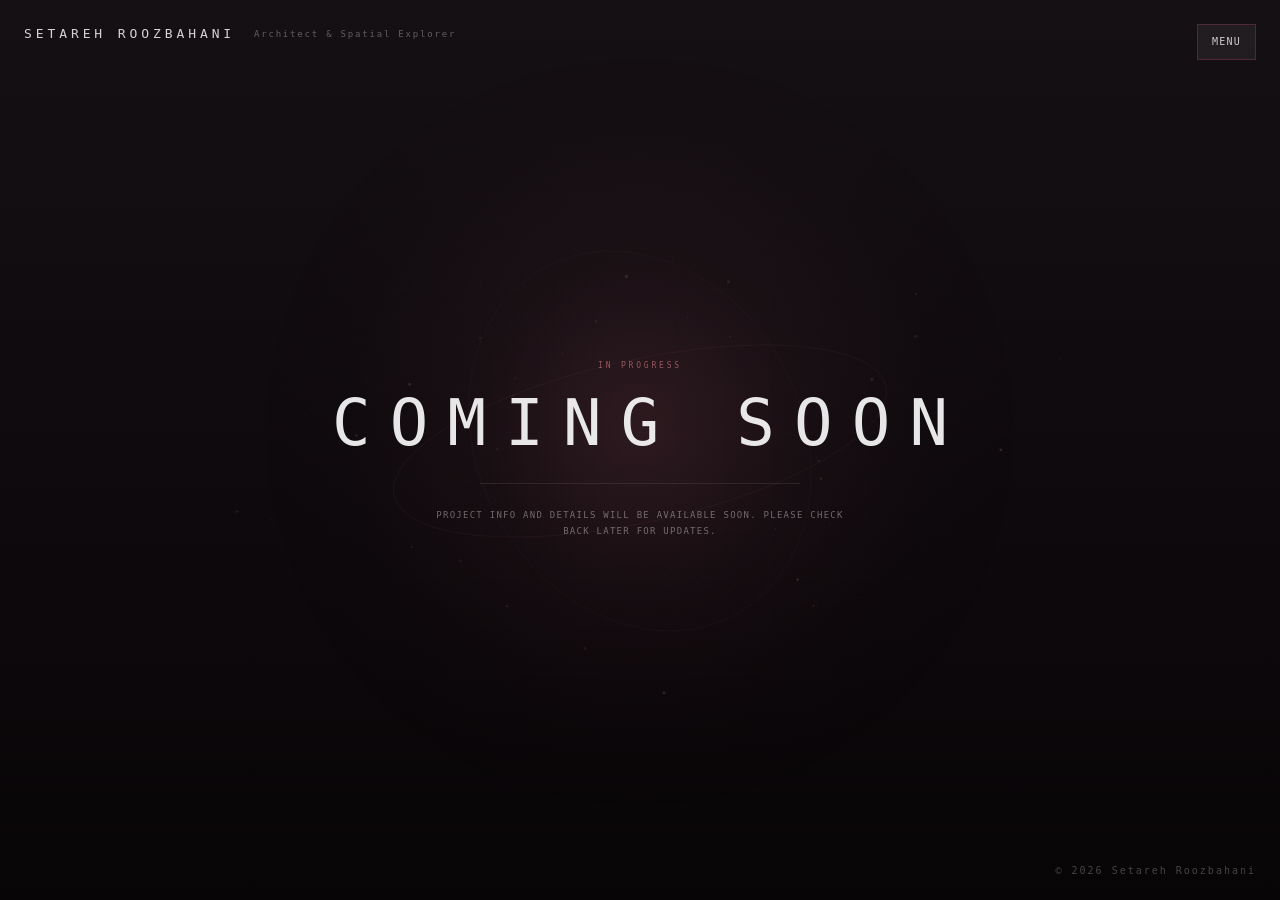
<file: comingsoon.html>
<!DOCTYPE html>
<html lang="en">
<head>
  <meta charset="UTF-8">
  <meta name="viewport" content="width=device-width, initial-scale=1.0">
  <title>Setareh Roozbahani — Coming Soon</title>
  <link rel="stylesheet" href="comingsoon.css">
</head>
<body>

<a id="name-top" href="index.html">
  Setareh Roozbahani
  <span id="name-sub">Architect &amp; Spatial Explorer</span>
</a>

<div id="controls">
  <div id="menu-wrapper">
    <button
      class="toggle"
      id="btn-menu"
      type="button"
      aria-expanded="false"
      aria-controls="menu-dropdown"
    >
      MENU
    </button>

    <nav id="menu-dropdown" aria-label="Main navigation">
      <a href="index.html">HOME</a>
      <a href="projects.html">PROJECTS</a>
      <a href="research.html">RESEARCH</a>
      <a href="about.html">ABOUT</a>
    </nav>
  </div>
</div>

<button
  id="btn-menu-mobile"
  type="button"
  aria-expanded="false"
  aria-controls="menu-dropdown-mobile"
>
  MENU
</button>

<nav id="menu-dropdown-mobile" aria-label="Mobile navigation">
  <a href="index.html">HOME</a>
  <a href="projects.html">PROJECTS</a>
  <a href="research.html">RESEARCH</a>
  <a href="about.html">ABOUT</a>
</nav>

<main id="coming-soon-page">
  <canvas id="ambient-canvas" aria-hidden="true"></canvas>
  <div id="ambient-glow" aria-hidden="true"></div>
  <div id="ambient-grid" aria-hidden="true"></div>

  <section id="coming-soon" aria-labelledby="coming-soon-title">
    <span id="coming-soon-index">IN PROGRESS</span>

    <h1 id="coming-soon-title">COMING SOON</h1>

    <div id="coming-soon-line" aria-hidden="true">
      <span></span>
    </div>

    <p id="coming-soon-note">
      Project info and details will be available soon. Please check back later for updates.
    </p>
  </section>
</main>

<footer id="name-bottom">
  <span id="sig-name">&copy; 2026 Setareh Roozbahani</span>
</footer>

<script src="comingsoon.js"></script>
</body>
</html>
</file>
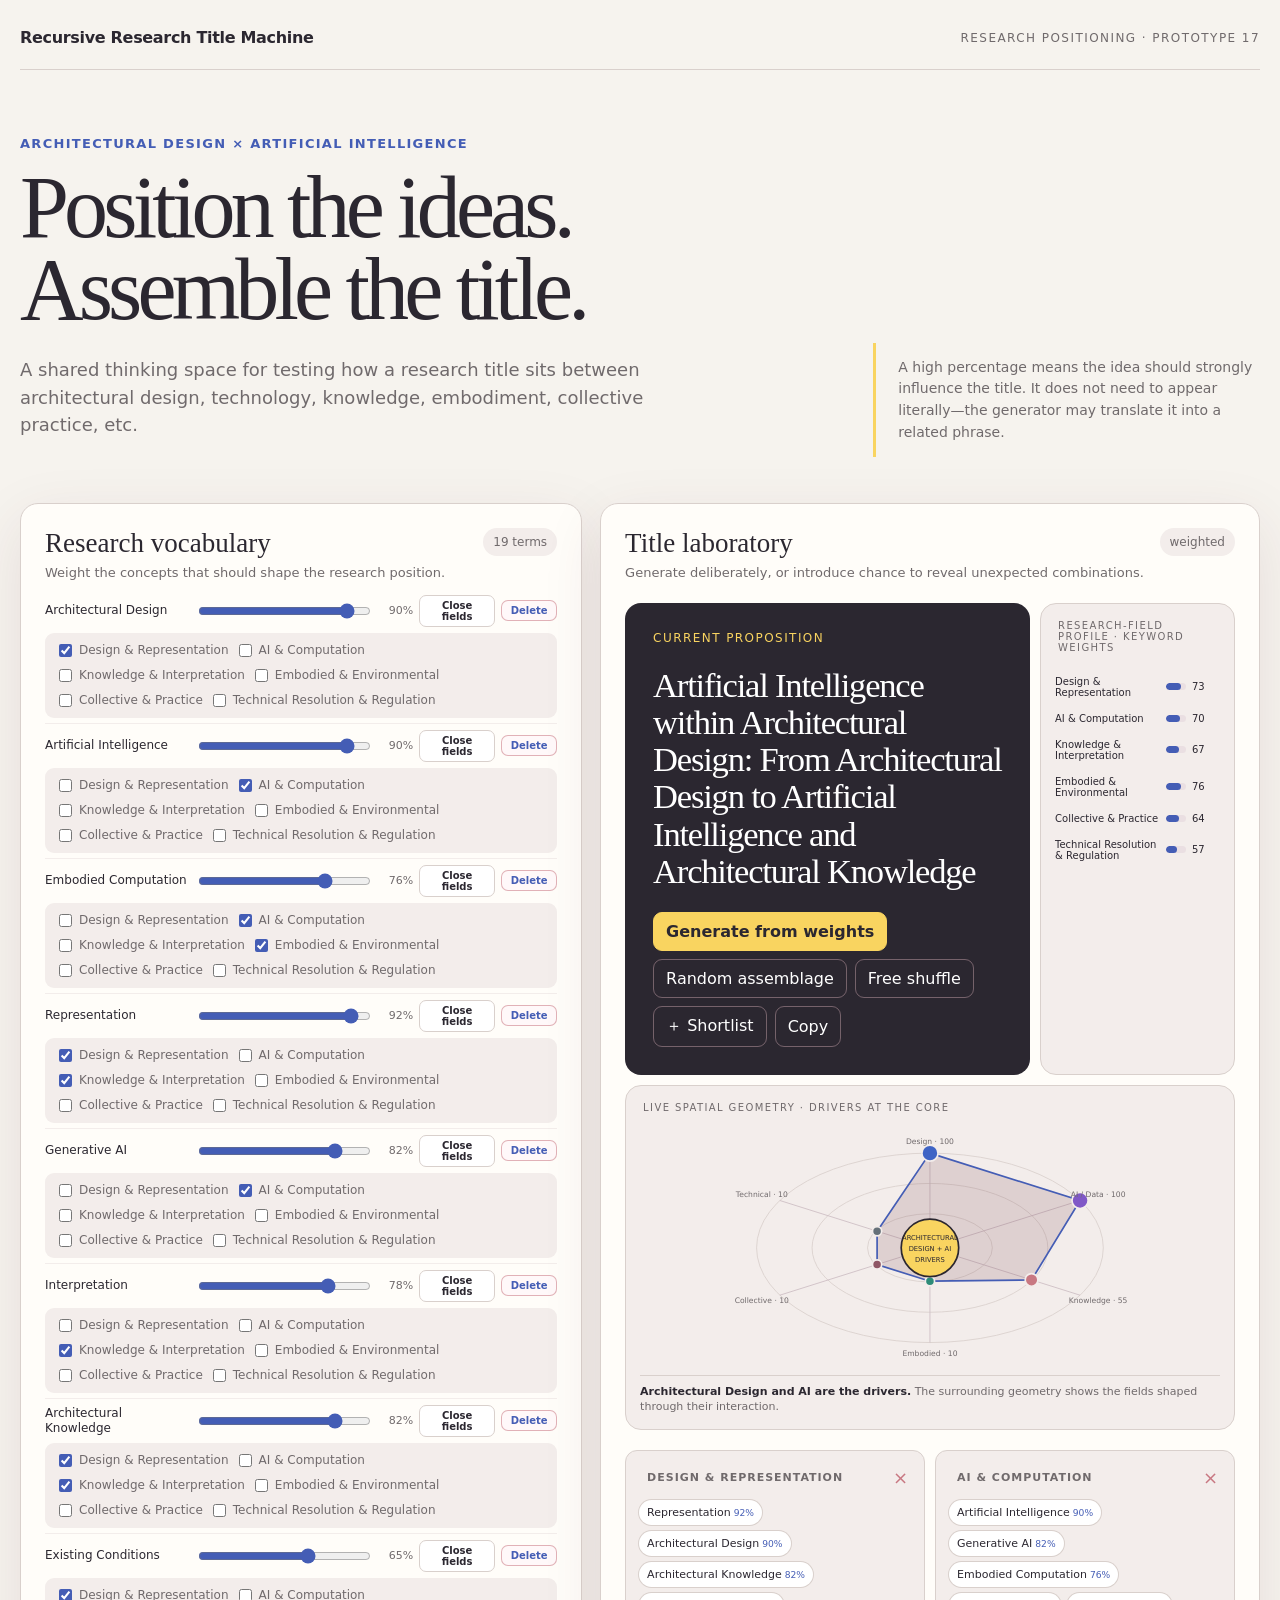
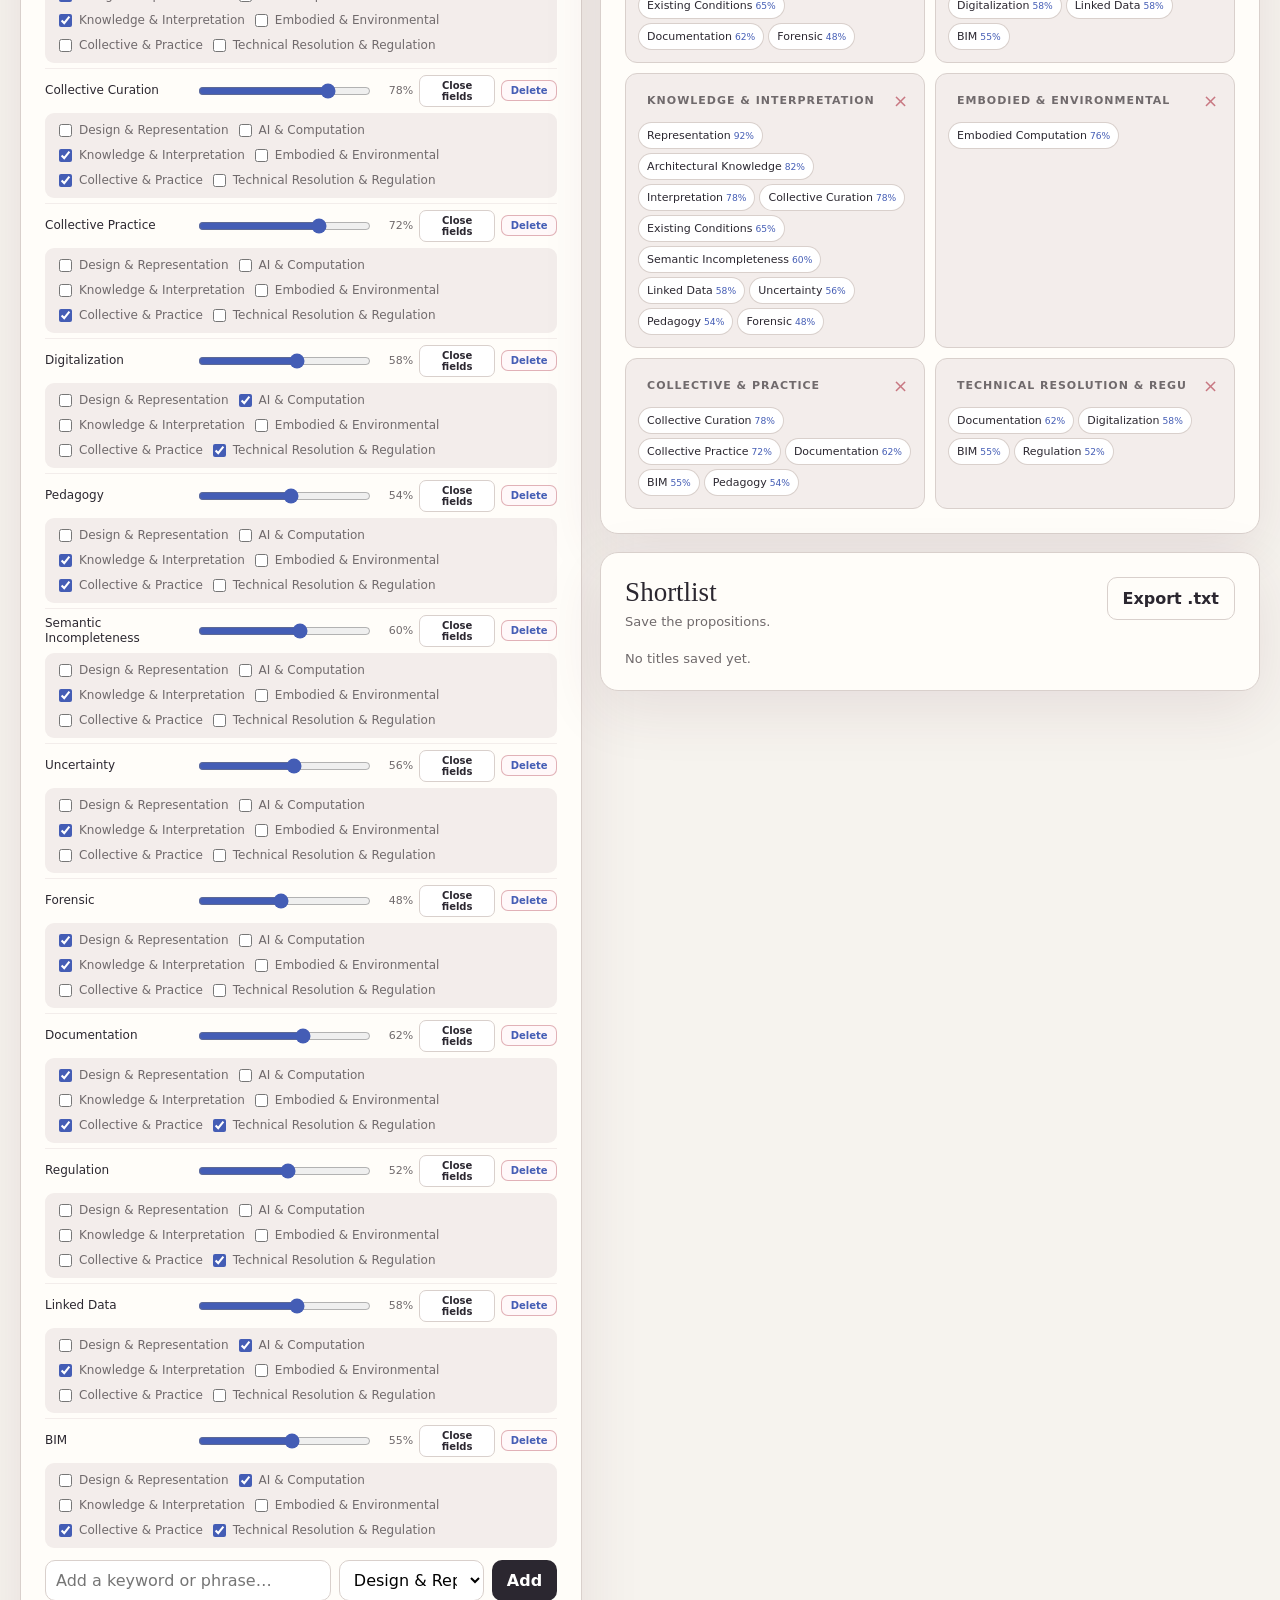
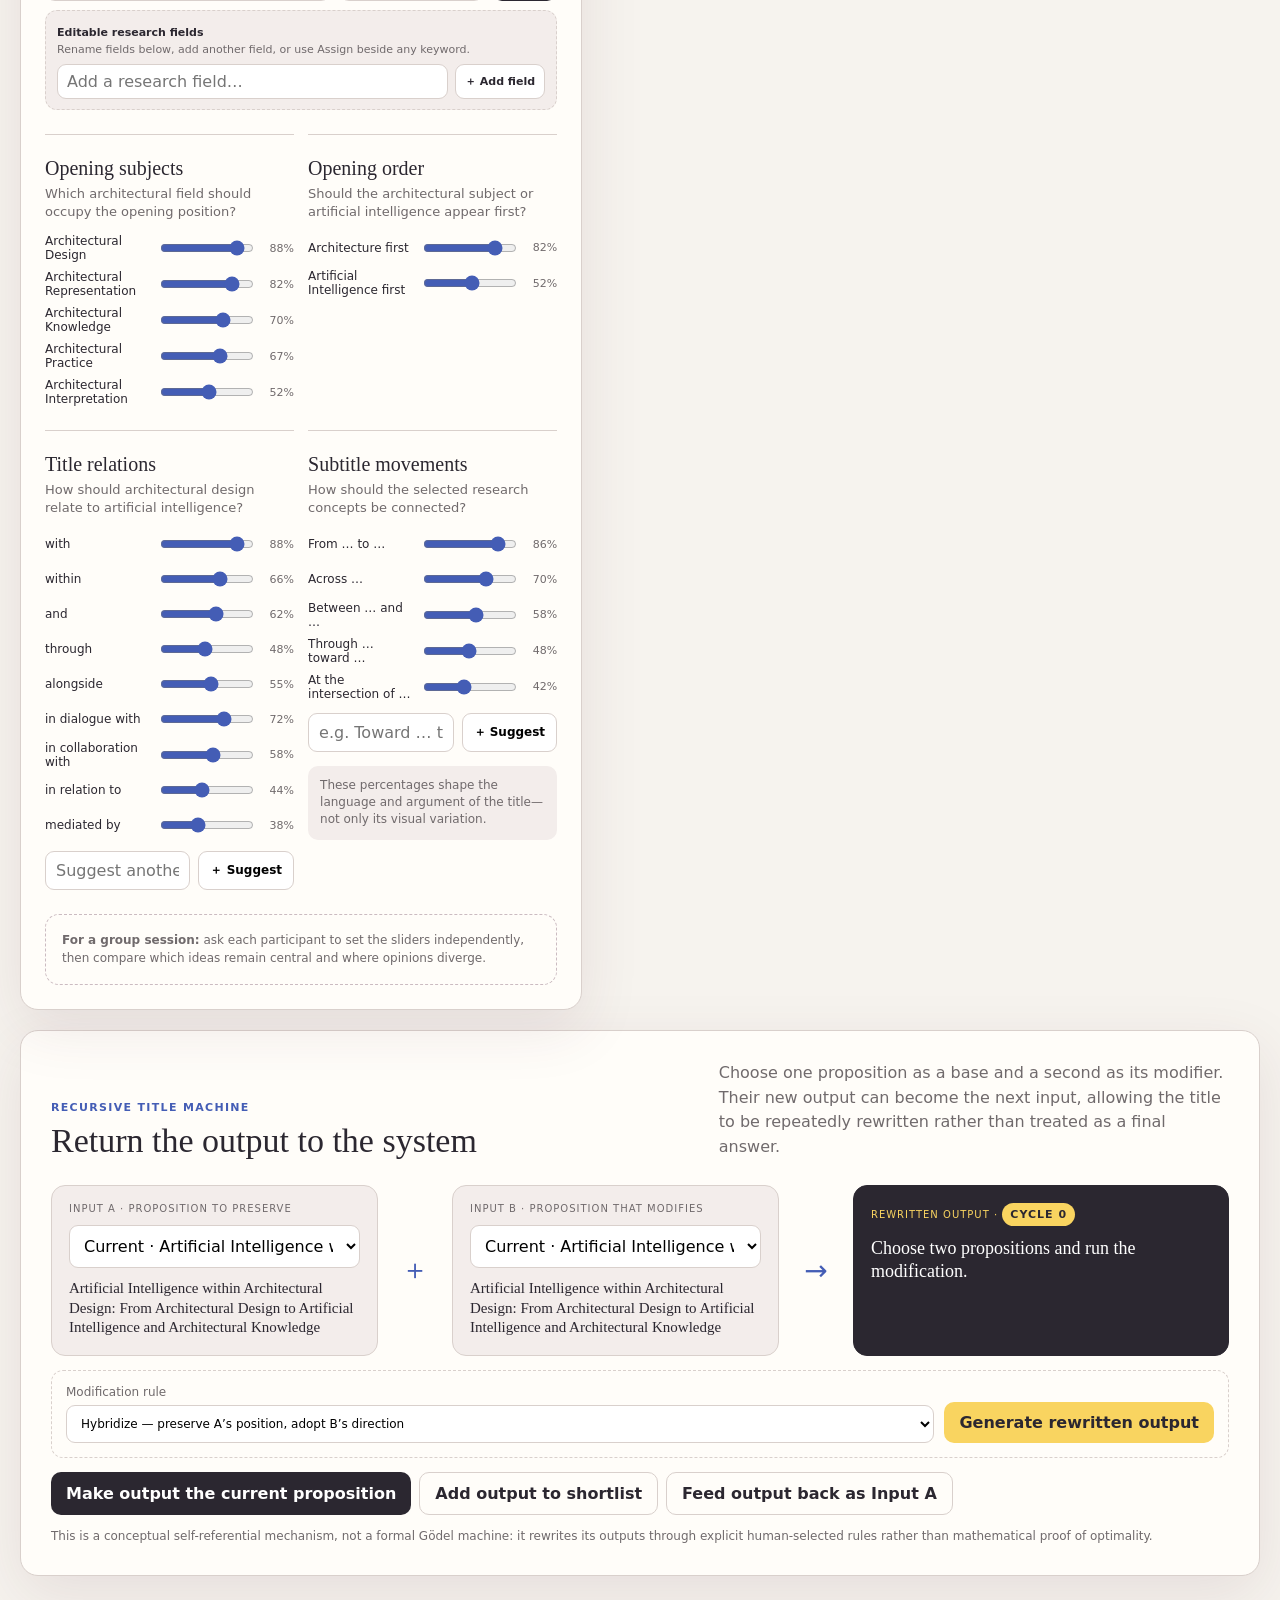
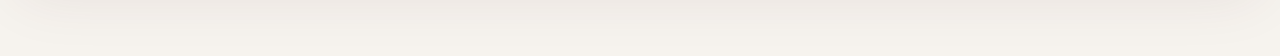
<file: recursive-title-machine-v17.html>
<!doctype html>
<html lang="en">
<head>
  <meta charset="utf-8" />
  <meta name="viewport" content="width=device-width, initial-scale=1" />
  <title>Recursive Research Title Machine</title>
  <style>
    :root{--ink:#2b2730;--muted:#706a6c;--paper:#f6f3ee;--card:#fffdf9;--line:#d9d0cc;--acid:#f9d460;--blue:#445db5;--warm:#c87882;--soft:#f3edeb;--shadow:0 18px 60px rgba(89,44,56,.10)}
    *{box-sizing:border-box} body{margin:0;background:var(--paper);color:var(--ink);font-family:Inter,ui-sans-serif,system-ui,-apple-system,BlinkMacSystemFont,"Segoe UI",sans-serif}
    button,input,select{font:inherit} button{cursor:pointer}.shell{max-width:1560px;margin:auto;padding:28px 20px 80px}
    .top{display:flex;align-items:center;justify-content:space-between;padding-bottom:22px;border-bottom:1px solid var(--line)}
    .brand{font-weight:750;letter-spacing:-.02em}.step{font-size:12px;text-transform:uppercase;letter-spacing:.12em;color:var(--muted)}
    header{display:grid;grid-template-columns:1.35fr .65fr;gap:50px;padding:66px 0 46px}.eyebrow{color:var(--blue);font-size:13px;font-weight:700;letter-spacing:.1em;text-transform:uppercase}
    h1{font-family:Georgia,serif;font-size:clamp(48px,7vw,88px);line-height:.93;letter-spacing:-.055em;margin:16px 0 25px;max-width:850px;font-weight:500}.intro{font-size:18px;line-height:1.55;color:var(--muted);max-width:700px}
    .note{align-self:end;border-left:3px solid var(--acid);padding:14px 0 14px 22px;color:var(--muted);line-height:1.55;font-size:14px}
    .grid{display:grid;grid-template-columns:.92fr 1.08fr;gap:18px;align-items:start}.panel{background:var(--card);border:1px solid var(--line);border-radius:18px;padding:24px;box-shadow:var(--shadow)}
    .panel-head{display:flex;justify-content:space-between;align-items:start;gap:15px;margin-bottom:20px}.panel h2{font-family:Georgia,serif;font-size:27px;font-weight:500;margin:0}.help{font-size:13px;color:var(--muted);line-height:1.4;margin-top:5px}.pill{background:var(--soft);border-radius:999px;padding:7px 10px;font-size:12px;color:var(--muted);white-space:nowrap}
    .vocabulary-panel .panel-head{margin-bottom:12px}.keyword-list{display:grid;gap:5px}.word{display:grid;grid-template-columns:minmax(112px,1fr) 1.2fr 38px 76px 56px;align-items:center;gap:6px;border-top:1px solid var(--soft);padding-top:6px;min-height:30px}.word:first-child{border:0;padding-top:0}.word label{font-size:12px;line-height:1.2}.word output{font-variant-numeric:tabular-nums;font-size:11px;color:var(--muted);text-align:right}.assign-word{border:1px solid var(--line);border-radius:7px;background:white;color:var(--ink);padding:4px 6px;font-size:10px;font-weight:700}.assign-word:hover,.assign-word:focus-visible{border-color:var(--blue);color:var(--blue)}.delete-word{border:1px solid rgba(200,120,130,.55);border-radius:7px;background:#fff8f9;color:var(--blue);padding:4px 6px;font-size:10px;font-weight:700}.delete-word:hover,.delete-word:focus-visible{border-color:var(--warm);color:var(--ink);background:#f8e4e8}.category-editor{grid-column:1/-1;display:flex;flex-wrap:wrap;gap:6px;padding:8px 10px;background:var(--soft);border-radius:9px}.category-editor[hidden]{display:none}.category-choice{display:inline-flex;align-items:center;gap:4px;font-size:10px;color:var(--muted)}.category-choice input{accent-color:var(--blue)}
    input[type=range]{width:100%;accent-color:var(--blue)}.add{display:grid;grid-template-columns:1fr 145px auto;gap:8px;margin-top:12px}.add input,.add select{min-width:0;border:1px solid var(--line);border-radius:10px;background:white;padding:9px 10px}.btn{border:0;border-radius:10px;padding:11px 15px;font-weight:700;background:var(--ink);color:white}.btn.alt{background:var(--acid);color:var(--ink)}.btn.ghost{background:transparent;color:var(--ink);border:1px solid var(--line)}.lab-column{position:sticky;top:14px;align-self:start}
    .title-spatial-grid{display:grid;grid-template-columns:1.35fr .65fr;gap:10px;align-items:stretch}.title-stage{background:var(--ink);color:white;border-radius:16px;padding:28px;min-height:380px;display:flex;flex-direction:column;justify-content:space-between}.kicker{color:var(--acid);font-size:12px;text-transform:uppercase;letter-spacing:.12em}.generated{font-family:Georgia,serif;font-size:clamp(25px,2.7vw,42px);line-height:1.08;letter-spacing:-.035em;margin:22px 0}.actions{display:flex;gap:8px;flex-wrap:wrap}.stage-btn{border:1px solid rgba(239,194,202,.38);background:transparent;color:white;border-radius:9px;padding:9px 12px}.stage-btn:hover{border-color:var(--acid);color:var(--acid)}.stage-btn.primary{background:var(--acid);border-color:var(--acid);color:var(--ink);font-weight:750}
    .profile-tab{border:1px solid var(--line);border-radius:16px;background:var(--soft);padding:14px;min-width:0}.profile-tab .axes{margin-top:12px}.profile-tab .axis{grid-template-columns:105px 1fr 28px;gap:6px;margin:15px 0;font-size:10px}.geometry-label{font-size:10px;text-transform:uppercase;letter-spacing:.14em;color:var(--muted);padding:2px 3px 8px}.geometry-wide{border:1px solid var(--line);border-radius:16px;background:var(--soft);padding:14px;margin-top:10px}.geometry-wide svg{display:block;width:100%;height:auto;max-height:310px;aspect-ratio:16/7}.radar-ring{fill:none;stroke:var(--line);stroke-width:1}.radar-axis{stroke:#cdbdc3;stroke-width:1}.radar-shape{fill:rgba(112,58,73,.16);stroke:var(--blue);stroke-width:2}.radar-node{stroke:var(--soft);stroke-width:2;cursor:pointer}.radar-label{font-size:9px;fill:var(--muted);text-anchor:middle}.ai-core{fill:var(--acid);stroke:var(--ink);stroke-width:2}.ai-text{font-size:8px;font-weight:500;fill:var(--ink);text-anchor:middle}.geometry-detail{font-size:11px;line-height:1.4;color:var(--muted);border-top:1px solid var(--line);padding-top:8px;min-height:40px}.geometry-detail strong{color:var(--ink)}
    .axes{margin-top:18px}.axis{display:grid;grid-template-columns:104px 1fr 34px;gap:10px;align-items:center;margin:11px 0;font-size:12px}.bar{height:7px;background:#eadfe2;border-radius:99px;overflow:hidden}.bar i{display:block;height:100%;border-radius:99px;background:var(--blue)}
    .theme-map{display:grid;grid-template-columns:repeat(2,1fr);gap:10px;margin-top:20px}.theme-group{border:1px solid var(--line);border-radius:12px;padding:13px;background:var(--soft)}.theme-head{display:grid;grid-template-columns:1fr auto;gap:7px;align-items:center;margin-bottom:9px}.theme-name{width:100%;min-width:0;border:1px solid transparent;border-radius:7px;background:transparent;padding:6px 7px;font-size:11px;font-weight:700;letter-spacing:.09em;text-transform:uppercase;color:var(--muted)}.theme-name:hover,.theme-name:focus{border-color:var(--line);background:white;outline:none}.delete-category{border:0;background:transparent;color:var(--warm);font-size:18px;line-height:1;padding:3px}.chips{display:flex;flex-wrap:wrap;gap:6px}.chip{background:white;border-radius:999px;padding:6px 8px;font-size:11px;box-shadow:0 0 0 1px var(--line)}.chip small{color:var(--blue);margin-left:3px}.category-tools{margin-top:9px;padding:10px 11px;border:1px dashed var(--line);border-radius:12px;background:var(--soft)}.category-tools-head{display:flex;justify-content:space-between;gap:12px;align-items:center}.category-tools strong{font-size:11px}.category-tools .help{margin:2px 0 0;font-size:11px}.category-add{display:grid;grid-template-columns:1fr auto;gap:7px;margin-top:7px}.category-add input{min-width:0;border:1px solid var(--line);border-radius:9px;background:white;padding:7px 9px}.category-add button{border:1px solid var(--line);border-radius:9px;background:white;color:var(--ink);padding:7px 9px;font-size:11px;font-weight:700}
    .language-grid{display:grid;grid-template-columns:repeat(2,minmax(0,1fr));gap:14px;align-items:start}.language-box{margin-top:24px;padding-top:22px;border-top:1px solid var(--line);min-width:0}.language-grid .language-box{height:100%}.language-box h3{font-family:Georgia,serif;font-size:20px;font-weight:500;margin:0}.language-box .help{margin-bottom:13px}.connector-list{display:grid;gap:8px}.connector-row{display:grid;grid-template-columns:minmax(105px,1fr) 1.05fr 34px;align-items:center;gap:8px;font-size:12px}.connector-row output{font-size:11px;color:var(--muted);text-align:right;font-variant-numeric:tabular-nums}.connector-tag{display:inline-flex;align-items:center;min-height:27px}.grammar-note{margin-top:14px;padding:11px 12px;border-radius:10px;background:var(--soft);color:var(--muted);font-size:12px;line-height:1.45}
    .suggest-form{display:grid;grid-template-columns:1fr auto;gap:8px;margin-top:12px}.suggest-form input{min-width:0;border:1px solid var(--line);border-radius:9px;background:white;padding:9px 10px}.suggest-form button{border:1px solid var(--line);border-radius:9px;background:white;padding:9px 11px;font-size:12px;font-weight:700}.suggest-form button:hover{border-color:var(--blue);color:var(--blue)}
    .shortlist{margin-top:18px;display:grid;gap:9px}.saved{display:grid;grid-template-columns:1fr auto;gap:12px;padding:13px 14px;border:1px solid var(--line);border-radius:12px;background:white;font-family:Georgia,serif;line-height:1.3}.saved button{border:0;background:transparent;color:var(--warm);font-size:18px}
    .footer-note{margin-top:24px;border:1px dashed #cbbbc1;border-radius:14px;padding:16px;color:var(--muted);font-size:12px;line-height:1.55}.empty{font-size:13px;color:var(--muted)}
    .recursive{margin-top:20px;padding:30px}.recursive-head{display:grid;grid-template-columns:1fr .8fr;gap:30px;align-items:end}.recursive-head p{color:var(--muted);line-height:1.55;margin:0}.machine-label{font-size:11px;letter-spacing:.12em;text-transform:uppercase;color:var(--blue);font-weight:750}.recursion-loop{display:grid;grid-template-columns:1fr 54px 1fr 54px 1.15fr;gap:10px;align-items:stretch;margin-top:25px}.input-slot,.recursive-output{border:1px solid var(--line);border-radius:14px;padding:17px;background:var(--soft);min-height:166px;display:flex;flex-direction:column;gap:11px}.input-slot label,.recursive-output small{font-size:10px;text-transform:uppercase;letter-spacing:.1em;color:var(--muted)}.input-slot select,.operation select{width:100%;min-width:0;border:1px solid var(--line);border-radius:9px;background:white;padding:10px}.slot-preview{font-family:Georgia,serif;font-size:15px;line-height:1.3;flex:1}.loop-arrow{display:grid;place-items:center;font-size:28px;color:var(--blue)}.recursive-output{background:var(--ink);color:white;border-color:var(--ink)}.recursive-output small{color:var(--acid)}.recursive-output strong{font-family:Georgia,serif;font-size:18px;line-height:1.25;font-weight:500}.operation{display:grid;grid-template-columns:1fr auto;gap:10px;align-items:end;margin-top:14px;padding:14px;border:1px dashed var(--line);border-radius:12px}.operation label{font-size:12px;color:var(--muted);display:grid;gap:6px}.recursive-actions{display:flex;gap:8px;flex-wrap:wrap;margin-top:14px}.recursive-note{font-size:12px;color:var(--muted);line-height:1.5;margin-top:12px}.cycle-count{display:inline-block;background:var(--acid);color:var(--ink);border-radius:99px;padding:5px 8px;font-size:11px;font-weight:750}
    @media(max-width:980px){header,.grid,.recursive-head{grid-template-columns:1fr}.note{align-self:auto}header{gap:20px;padding-top:46px}.shell{padding-inline:16px}.panel{padding:18px}.word{grid-template-columns:105px 1fr 35px 76px 56px}.lab-column{position:static}.recursion-loop{grid-template-columns:1fr}.loop-arrow{transform:rotate(90deg);min-height:30px}.operation{grid-template-columns:1fr}}@media(max-width:700px){.language-grid{grid-template-columns:1fr}}@media(max-width:650px){.add,.title-spatial-grid{grid-template-columns:1fr}.theme-map{grid-template-columns:1fr}.word{grid-template-columns:1fr 1.2fr 35px}.word .assign-word,.word .delete-word{width:100%}.recursive{padding:18px}.title-stage{min-height:280px}.profile-tab .axis{grid-template-columns:125px 1fr 30px}.geometry-wide svg{max-height:280px}}
  </style>
</head>
<body>
<main class="shell">
  <nav class="top"><div class="brand">Recursive Research Title Machine</div><div class="step">Research positioning · prototype 17</div></nav>
  <header>
    <div><div class="eyebrow">Architectural design × artificial intelligence</div><h1>Position the ideas.<br>Assemble the title.</h1><p class="intro">A shared thinking space for testing how a research title sits between architectural design, technology, knowledge, embodiment, collective practice, etc.</p></div>
    <div class="note">A high percentage means the idea should strongly influence the title. It does not need to appear literally—the generator may translate it into a related phrase.</div>
  </header>
  <section class="grid">
    <div class="panel vocabulary-panel">
      <div class="panel-head"><div><h2>Research vocabulary</h2><div class="help">Weight the concepts that should shape the research position.</div></div><span class="pill" id="count">0 terms</span></div>
      <div class="keyword-list" id="keywords"></div>
      <form class="add" id="addForm"><input id="newWord" aria-label="New research keyword" placeholder="Add a keyword or phrase…" /><select id="newAxis" aria-label="Research section"></select><button class="btn" type="submit">Add</button></form>
      <div class="category-tools"><div class="category-tools-head"><div><strong>Editable research fields</strong><div class="help">Rename fields below, add another field, or use Assign beside any keyword.</div></div></div><form class="category-add" id="categoryForm"><input id="newCategory" placeholder="Add a research field…" aria-label="New research field"><button type="submit">＋ Add field</button></form></div>
      <div class="language-grid">
        <div class="language-box"><h3>Opening subjects</h3><div class="help">Which architectural field should occupy the opening position?</div><div class="connector-list" id="subjects"></div></div>
        <div class="language-box"><h3>Opening order</h3><div class="help">Should the architectural subject or artificial intelligence appear first?</div><div class="connector-list" id="orders"></div></div>
      </div>
      <div class="language-grid">
        <div class="language-box"><h3>Title relations</h3><div class="help">How should architectural design relate to artificial intelligence?</div><div class="connector-list" id="relations"></div><form class="suggest-form" id="relationForm"><input id="relationSuggestion" placeholder="Suggest another relation…" aria-label="Suggest a title relation"><button type="submit">＋ Suggest</button></form></div>
        <div class="language-box"><h3>Subtitle movements</h3><div class="help">How should the selected research concepts be connected?</div><div class="connector-list" id="movements"></div><form class="suggest-form" id="movementForm"><input id="movementSuggestion" placeholder="e.g. Toward … through …" aria-label="Suggest a subtitle movement"><button type="submit">＋ Suggest</button></form><div class="grammar-note">These percentages shape the language and argument of the title—not only its visual variation.</div></div>
      </div>
      <div class="footer-note"><strong>For a group session:</strong> ask each participant to set the sliders independently, then compare which ideas remain central and where opinions diverge.</div>
    </div>
    <div class="lab-column">
      <div class="panel">
        <div class="panel-head"><div><h2>Title laboratory</h2><div class="help">Generate deliberately, or introduce chance to reveal unexpected combinations.</div></div><span class="pill" id="mode">weighted</span></div>
        <div class="title-spatial-grid">
          <div class="title-stage"><div><div class="kicker">Current proposition</div><div class="generated" id="generated"></div></div><div class="actions"><button class="stage-btn primary" id="generate">Generate from weights</button><button class="stage-btn" id="random">Random assemblage</button><button class="stage-btn" id="freeShuffle">Free shuffle</button><button class="stage-btn" id="save">＋ Shortlist</button><button class="stage-btn" id="copy">Copy</button></div></div>
          <aside class="profile-tab"><div class="geometry-label">Research-field profile · keyword weights</div><div class="axes" id="axes"></div></aside>
        </div>
        <div class="geometry-wide"><div class="geometry-label">Live spatial geometry · drivers at the core</div><svg id="spatialSvg" viewBox="0 0 520 300" role="img" aria-label="Wide radial geometry showing architectural design and artificial intelligence as drivers"><g id="radarGrid"></g><polygon id="radarShape" class="radar-shape" points="260,150"></polygon><g id="radarNodes"></g><circle class="ai-core" cx="260" cy="150" r="34"></circle><text class="ai-text" x="260" y="141">ARCHITECTURAL</text><text class="ai-text" x="260" y="154">DESIGN + AI</text><text class="ai-text" x="260" y="167">DRIVERS</text></svg><div class="geometry-detail" id="spatialDetail"><strong>Architectural Design and AI are the drivers.</strong> The surrounding geometry shows the fields shaped through their interaction.</div></div><div class="theme-map" id="themeMap"></div>
      </div>
      <div class="panel" style="margin-top:18px"><div class="panel-head"><div><h2>Shortlist</h2><div class="help">Save the propositions.</div></div><button class="btn ghost" id="export">Export .txt</button></div><div class="shortlist" id="shortlist"></div></div>
    </div>
  </section>
  <section class="panel recursive">
    <div class="recursive-head"><div><div class="machine-label">Recursive title machine</div><h2 style="font-family:Georgia,serif;font-size:34px;font-weight:500;margin:8px 0 0">Return the output to the system</h2></div><p>Choose one proposition as a base and a second as its modifier. Their new output can become the next input, allowing the title to be repeatedly rewritten rather than treated as a final answer.</p></div>
    <div class="recursion-loop">
      <div class="input-slot"><label for="inputA">Input A · proposition to preserve</label><select id="inputA"></select><div class="slot-preview" id="previewA"></div></div>
      <div class="loop-arrow">＋</div>
      <div class="input-slot"><label for="inputB">Input B · proposition that modifies</label><select id="inputB"></select><div class="slot-preview" id="previewB"></div></div>
      <div class="loop-arrow">→</div>
      <div class="recursive-output"><small>Rewritten output · <span class="cycle-count" id="cycleCount">cycle 0</span></small><strong id="recursiveResult">Choose two propositions and run the modification.</strong></div>
    </div>
    <div class="operation"><label>Modification rule<select id="operation"><option value="hybrid">Hybridize — preserve A’s position, adopt B’s direction</option><option value="reframe">Reframe — adopt B’s position, retain A’s direction</option><option value="intersect">Intersect — place one concept from each title in tension</option><option value="mutate">Mutate — apply the current weighted language system again</option></select></label><button class="btn alt" id="runRecursive">Generate rewritten output</button></div>
    <div class="recursive-actions"><button class="btn" id="makeCurrent">Make output the current proposition</button><button class="btn ghost" id="recursiveShortlist">Add output to shortlist</button><button class="btn ghost" id="feedBack">Feed output back as Input A</button></div>
    <div class="recursive-note">This is a conceptual self-referential mechanism, not a formal Gödel machine: it rewrites its outputs through explicit human-selected rules rather than mathematical proof of optimality.</div>
  </section>
</main>
<script>
const seed=[
 {n:'Architectural Design',v:90,a:'architectural',cats:['architectural']},{n:'Artificial Intelligence',v:90,a:'technology',cats:['technology']},{n:'Embodied Computation',v:76,a:'embodied',cats:['embodied','technology']},
 {n:'Representation',v:92,a:'architectural',cats:['architectural','interpretive']},{n:'Generative AI',v:82,a:'technology',cats:['technology']},{n:'Interpretation',v:78,a:'interpretive',cats:['interpretive']},
 {n:'Architectural Knowledge',v:82,a:'interpretive',cats:['interpretive','architectural']},{n:'Existing Conditions',v:65,a:'architectural',cats:['architectural','interpretive']},{n:'Collective Curation',v:78,a:'collective',cats:['collective','interpretive']},
 {n:'Collective Practice',v:72,a:'collective',cats:['collective']},{n:'Digitalization',v:58,a:'technology',cats:['technology','production']},{n:'Pedagogy',v:54,a:'collective',cats:['collective','interpretive']},
 {n:'Semantic Incompleteness',v:60,a:'interpretive',cats:['interpretive']},{n:'Uncertainty',v:56,a:'interpretive',cats:['interpretive']},{n:'Forensic',v:48,a:'architectural',cats:['architectural','interpretive']},
 {n:'Documentation',v:62,a:'production',cats:['production','collective','architectural']},{n:'Regulation',v:52,a:'production',cats:['production']},{n:'Linked Data',v:58,a:'technology',cats:['technology','interpretive']},{n:'BIM',v:55,a:'technology',cats:['technology','production','collective']}
];
const categoryDefaults=[
 {key:'architectural',label:'Design & Representation',short:'Design',color:'#3f64c5',feature:'design geometry, architectural representation and spatial organization'},
 {key:'technology',label:'AI & Computation',short:'AI / Data',color:'#8058c7',feature:'AI interpretation, computational inference and data-driven design development'},
 {key:'interpretive',label:'Knowledge & Interpretation',short:'Knowledge',color:'#c87882',feature:'meaning, ambiguity, incomplete knowledge, uncertainty and interpretive judgment'},
 {key:'embodied',label:'Embodied & Environmental',short:'Embodied',color:'#2d8b78',feature:'environmental sensing, bodily occupation and material performance'},
 {key:'collective',label:'Collective & Practice',short:'Collective',color:'#8f5665',feature:'collective curation, pedagogy and professional coordination'},
 {key:'production',label:'Technical Resolution & Regulation',short:'Technical',color:'#657078',feature:'regulation, compliance, verification, tolerances, technical documentation and constructability'}
];
const categoryColors=['#3f64c5','#8058c7','#c87882','#2d8b78','#8f5665','#657078','#516cb0','#a86975','#3f7f8d','#6e4a72'];
let categories=JSON.parse(localStorage.getItem('titleCategoriesV17')||'null')||categoryDefaults.map(c=>({...c}));
categories=categories.map((category,index)=>({...category,color:categoryColors[index%categoryColors.length]}));
categories=categories.map(category=>{
 if(category.key==='interpretive')return {...category,feature:'meaning, ambiguity, incomplete knowledge, uncertainty and interpretive judgment'};
 if(category.key==='production'&&category.label==='Technical Resolution & Uncertainty')return {...category,label:'Technical Resolution & Regulation',short:'Technical',feature:'regulation, compliance, verification, tolerances, technical documentation and constructability'};
 return category;
});
let words=JSON.parse(localStorage.getItem('titleWords')||'null')||[];
words=words.filter(w=>w.n.toLowerCase()!=='investigative');
seed.forEach(item=>{if(!words.some(w=>w.n.toLowerCase()===item.n.toLowerCase()))words.push({...item})});
const categoryMap=Object.fromEntries(seed.map(item=>[item.n.toLowerCase(),item]));
words=words.map(w=>{const known=categoryMap[w.n.toLowerCase()],fallback=categories[0]?.key||'architectural';const cats=(w.cats&&w.cats.length?w.cats:(known?.cats||[w.a||known?.a||fallback])).filter(key=>categories.some(c=>c.key===key));return {...w,a:cats[0]||fallback,cats:cats.length?cats:[fallback]}});
words=words.map(w=>w.n.toLowerCase()==='forensic'?{...w,a:'architectural',cats:[...new Set((w.cats||[]).filter(cat=>cat!=='production').concat(['architectural','interpretive']))]}:w);
let saved=JSON.parse(localStorage.getItem('titleSaved')||'[]');
let recursiveOutputs=JSON.parse(localStorage.getItem('recursiveOutputs')||'[]');
let recursiveCycles=+(localStorage.getItem('recursiveCycles')||0);
let subjects=JSON.parse(localStorage.getItem('titleSubjects')||'null')||[
 {n:'Architectural Design',v:88},{n:'Architectural Representation',v:82},{n:'Architectural Knowledge',v:70},{n:'Architectural Practice',v:67},{n:'Architectural Interpretation',v:52}
];
let orders=JSON.parse(localStorage.getItem('titleOrders')||'null')||[
 {n:'Architecture first',v:82,key:'architecture'},{n:'Artificial Intelligence first',v:52,key:'ai'}
];
let relations=JSON.parse(localStorage.getItem('titleRelations')||'null')||[];
const relationDefaults=[{n:'with',v:88},{n:'within',v:66},{n:'and',v:62},{n:'through',v:48},{n:'alongside',v:55},{n:'in dialogue with',v:72},{n:'in collaboration with',v:58},{n:'in relation to',v:44},{n:'mediated by',v:38}];
relationDefaults.forEach(item=>{if(!relations.some(r=>r.n.toLowerCase()===item.n.toLowerCase()))relations.push({...item})});
let movements=JSON.parse(localStorage.getItem('titleMovements')||'null')||[
 {n:'From … to …',v:86,t:x=>`From ${x[0]} to ${x[1]} and ${x[2]}`},
 {n:'Across …',v:70,t:x=>`Across ${x[0]}, ${x[1]}, and ${x[2]}`},
 {n:'Between … and …',v:58,t:x=>`Between ${x[0]} and ${x[1]} in ${x[2]}`},
 {n:'Through … toward …',v:48,t:x=>`Through ${x[0]} toward ${x[1]} and ${x[2]}`},
 {n:'At the intersection of …',v:42,t:x=>`At the Intersection of ${x[0]}, ${x[1]}, and ${x[2]}`}
];
const titleEl=document.querySelector('#generated');
let activeTerms=[];
const phrase={
 'Representation':'Representation','Generative AI':'Generative Intelligence','Interpretation':'Interpretation','Architectural knowledge':'Architectural Knowledge','Embodied practice':'Embodied Practice','Collective practice':'Collective Practice','Existing conditions':'Existing Conditions','Human curation':'Human Curation','Semantic incompleteness':'Open-Ended Knowledge','Computational methods':'Computational Practice','Pedagogy':'Collective Learning','Forensic inquiry':'Evidence-Based Inquiry'
};
function persist(){localStorage.setItem('titleWords',JSON.stringify(words));localStorage.setItem('titleCategoriesV17',JSON.stringify(categories));localStorage.setItem('titleSaved',JSON.stringify(saved));localStorage.setItem('titleSubjects',JSON.stringify(subjects));localStorage.setItem('titleOrders',JSON.stringify(orders));localStorage.setItem('titleRelations',JSON.stringify(relations));localStorage.setItem('titleMovements',JSON.stringify(movements.map(({n,v})=>({n,v}))));localStorage.setItem('recursiveOutputs',JSON.stringify(recursiveOutputs));localStorage.setItem('recursiveCycles',recursiveCycles)}
function safeText(value){return String(value).replace(/[&<>"']/g,char=>({'&':'&amp;','<':'&lt;','>':'&gt;','"':'&quot;',"'":'&#39;'}[char]))}
function renderCategorySelect(){const select=document.querySelector('#newAxis');const keep=select.value;select.innerHTML=categories.map(c=>`<option value="${safeText(c.key)}">${safeText(c.label)}</option>`).join('');if(categories.some(c=>c.key===keep))select.value=keep}
function renderWords(){const box=document.querySelector('#keywords');box.innerHTML='';words.forEach((w,i)=>{const row=document.createElement('div');row.className='word';row.innerHTML=`<label for="w${i}">${safeText(w.n)}</label><input id="w${i}" type="range" min="0" max="100" value="${w.v}" aria-label="Relevance of ${safeText(w.n)}"><output>${w.v}%</output><button class="assign-word" type="button" aria-expanded="true">Close fields</button><button class="delete-word" type="button" aria-label="Delete ${safeText(w.n)}">Delete</button><div class="category-editor">${categories.map(c=>`<label class="category-choice"><input type="checkbox" value="${safeText(c.key)}" ${(w.cats||[]).includes(c.key)?'checked':''}> ${safeText(c.label)}</label>`).join('')}</div>`;const slider=row.querySelector('input[type=range]');slider.oninput=e=>{w.v=+e.target.value;row.querySelector('output').textContent=w.v+'%';persist();renderAxes();renderSpatial(titleEl.textContent)};const assign=row.querySelector('.assign-word'),editor=row.querySelector('.category-editor');assign.onclick=()=>{editor.hidden=!editor.hidden;assign.setAttribute('aria-expanded',String(!editor.hidden));assign.textContent=editor.hidden?'Open fields':'Close fields'};editor.querySelectorAll('input[type=checkbox]').forEach(check=>check.onchange=()=>{let selected=[...editor.querySelectorAll('input:checked')].map(input=>input.value);if(!selected.length){check.checked=true;selected=[check.value]}w.cats=selected;w.a=selected[0];persist();renderAxes();renderSpatial(titleEl.textContent)});row.querySelector('.delete-word').onclick=()=>{words.splice(i,1);persist();renderWords();renderAxes();renderSpatial(titleEl.textContent)};box.appendChild(row)});document.querySelector('#count').textContent=words.length+' terms'}
function pickWeighted(count,random=false){let pool=[...words];const out=[];while(pool.length&&out.length<count){let index;if(random) index=Math.floor(Math.random()*pool.length);else{const total=pool.reduce((s,w)=>s+Math.max(w.v,1),0);let r=Math.random()*total;index=pool.findIndex(w=>(r-=Math.max(w.v,1))<=0);if(index<0)index=0}const item=pool[index];out.push({word:item.n,display:phrase[item.n]||cap(item.n)});pool.splice(index,1)}return out}
function oneWeighted(items,random=false){if(random)return items[Math.floor(Math.random()*items.length)];const total=items.reduce((s,item)=>s+Math.max(item.v,1),0);let r=Math.random()*total;return items.find(item=>(r-=Math.max(item.v,1))<=0)||items[0]}
function cap(s){return s.replace(/\b\w/g,c=>c.toUpperCase())}
function makeOpening(random=false){const subject=oneWeighted(subjects,random),order=oneWeighted(orders,random),relation=oneWeighted(relations,random);return order.key==='ai'?`Artificial Intelligence ${relation.n} ${subject.n}`:`${subject.n} ${relation.n} Artificial Intelligence`}
function generate(random=false){if(!words.length){titleEl.textContent='Add at least one research term to begin.';document.querySelector('#mode').textContent='empty';renderAxes();renderRecursiveOptions();renderSpatial(titleEl.textContent);return}const picked=pickWeighted(3,random);activeTerms=picked.map(p=>p.word);const x=picked.map(p=>p.display);while(x.length<3)x.push('Open Practice');const movement=oneWeighted(movements,random);titleEl.textContent=`${makeOpening(random)}: ${movement.t(x)}`;document.querySelector('#mode').textContent=random?'chance':'weighted';renderAxes();renderRecursiveOptions();renderSpatial(titleEl.textContent)}
function shuffleArray(items){const a=[...items];for(let i=a.length-1;i>0;i--){const j=Math.floor(Math.random()*(i+1));[a[i],a[j]]=[a[j],a[i]]}return a}
function freeShuffle(){if(!words.length)return;const chosenItems=shuffleArray(words).slice(0,4),chosen=chosenItems.map(w=>phrase[w.n]||cap(w.n)),relation=relations[Math.floor(Math.random()*relations.length)].n,subject=subjects[Math.floor(Math.random()*subjects.length)].n;activeTerms=chosenItems.map(w=>w.n);const patterns=[
 ()=>`${cap(relation)} ${subject}: ${chosen[0]}, Artificial Intelligence, and ${chosen[1]}`,
 ()=>`${chosen[0]} ${relation} Artificial Intelligence: Across ${chosen[1]}, ${chosen[2]}, and ${chosen[3]}`,
 ()=>`Within ${chosen[0]}: Artificial Intelligence ${relation} ${chosen[1]} and ${chosen[2]}`,
 ()=>`Across ${chosen[0]} and ${chosen[1]}: ${subject} ${relation} Artificial Intelligence`,
 ()=>`Artificial Intelligence, ${chosen[0]}, and ${subject}: Toward ${chosen[1]} through ${chosen[2]}`,
 ()=>`${cap(relation)} ${chosen[0]}: ${chosen[1]}, ${subject}, and Artificial Intelligence`
];titleEl.textContent=patterns[Math.floor(Math.random()*patterns.length)]();document.querySelector('#mode').textContent='free shuffle';renderAxes();renderRecursiveOptions();renderSpatial(titleEl.textContent)}
function categoryLabel(key){return categories.find(c=>c.key===key)?.label||key}
function renderAxes(){document.querySelector('#axes').innerHTML=categories.map(c=>{const set=words.filter(w=>(w.cats||[w.a]).includes(c.key));const v=set.length?Math.round(set.reduce((s,w)=>s+w.v,0)/set.length):0;return `<div class="axis"><span>${safeText(c.label)}</span><div class="bar"><i style="width:${v}%"></i></div><output>${v}</output></div>`}).join('');renderThemeMap()}
function renderThemeMap(){const map=document.querySelector('#themeMap');map.innerHTML=categories.map(c=>{const set=words.filter(w=>(w.cats||[w.a]).includes(c.key)).sort((a,b)=>b.v-a.v);return `<section class="theme-group" data-key="${safeText(c.key)}"><div class="theme-head"><input class="theme-name" value="${safeText(c.label)}" aria-label="Rename ${safeText(c.label)}"><button class="delete-category" type="button" aria-label="Delete ${safeText(c.label)}">×</button></div><div class="chips">${set.length?set.map(w=>`<span class="chip">${safeText(w.n)}<small>${w.v}%</small></span>`).join(''):'<span class="empty">No terms yet</span>'}</div></section>`}).join('');map.querySelectorAll('.theme-group').forEach(group=>{const key=group.dataset.key,category=categories.find(c=>c.key===key),name=group.querySelector('.theme-name');name.onchange=()=>{const value=name.value.trim();if(value){category.label=value;category.short=value.length>18?value.split(/\s+/).slice(0,2).join(' '):value;persist();renderCategorySelect();renderWords();renderAxes();renderSpatial(titleEl.textContent)}else name.value=category.label};group.querySelector('.delete-category').onclick=()=>deleteCategory(key)});renderCategorySelect()}
function uniqueCategoryKey(label){const base=label.toLowerCase().normalize('NFKD').replace(/[^a-z0-9]+/g,'-').replace(/^-|-$/g,'')||'field';let key=base,n=2;while(categories.some(c=>c.key===key))key=`${base}-${n++}`;return key}
function addCategory(label){const key=uniqueCategoryKey(label),color=categoryColors[categories.length%categoryColors.length];categories.push({key,label,short:label.length>18?label.split(/\s+/).slice(0,2).join(' '):label,color,feature:'the keywords currently assigned to this research field'});persist();renderCategorySelect();renderWords();renderAxes();renderSpatial(titleEl.textContent)}
function deleteCategory(key){if(categories.length===1){alert('Keep at least one research field.');return}const category=categories.find(c=>c.key===key);if(!confirm(`Delete “${category.label}”? Keywords assigned only to this field will move to the first remaining field.`))return;categories=categories.filter(c=>c.key!==key);const fallback=categories[0].key;words.forEach(w=>{w.cats=(w.cats||[w.a]).filter(cat=>cat!==key);if(!w.cats.length)w.cats=[fallback];w.a=w.cats[0]});persist();renderCategorySelect();renderWords();renderAxes();renderSpatial(titleEl.textContent)}
function spatialScores(title){const scores=Object.fromEntries(categories.map(c=>[c.key,10])),lower=title.toLowerCase();words.forEach(w=>{const alias=phrase[w.n],mentioned=activeTerms.includes(w.n)||lower.includes(w.n.toLowerCase())||(alias&&lower.includes(alias.toLowerCase()));if(mentioned)(w.cats||[w.a]).forEach(cat=>scores[cat]=Math.min(100,(scores[cat]||0)+w.v*.55))});if(scores.architectural!==undefined&&/architectural (design|representation|knowledge|practice|interpretation)/i.test(title))scores.architectural=100;if(scores.technology!==undefined&&/artificial intelligence|generative intelligence|generative ai/i.test(title))scores.technology=100;return scores}
function radarPoint(index,factor,count){const angle=-Math.PI/2+index*(Math.PI*2/Math.max(count,1));return {x:260+Math.cos(angle)*205*factor,y:150+Math.sin(angle)*112*factor}}
function renderSpatial(title){const scores=spatialScores(title),fields=categories,grid=document.querySelector('#radarGrid'),shape=document.querySelector('#radarShape'),nodes=document.querySelector('#radarNodes');if(!grid||!shape||!nodes)return;grid.innerHTML=[.36,.68,1].map(f=>`<ellipse class="radar-ring" cx="260" cy="150" rx="${205*f}" ry="${112*f}"></ellipse>`).join('')+fields.map((f,i)=>{const p=radarPoint(i,1,fields.length);return `<line class="radar-axis" x1="260" y1="150" x2="${p.x}" y2="${p.y}"></line>`}).join('');const points=fields.map((f,i)=>{const p=radarPoint(i,.28+scores[f.key]*.0072,fields.length);return `${p.x},${p.y}`}).join(' ');shape.setAttribute('points',points||'260,150');nodes.innerHTML='';fields.forEach((f,i)=>{const node=radarPoint(i,.28+scores[f.key]*.0072,fields.length),label=radarPoint(i,1.12,fields.length),g=document.createElementNS('http://www.w3.org/2000/svg','g');g.innerHTML=`<circle class="radar-node" cx="${node.x}" cy="${node.y}" r="${5+scores[f.key]/22}" fill="${f.color}"></circle><text class="radar-label" x="${label.x}" y="${label.y+3}">${safeText(f.short)} · ${Math.round(scores[f.key])}</text>`;g.onclick=()=>{document.querySelector('#spatialDetail').innerHTML=`<strong>${safeText(f.label)}</strong> <span>${safeText(f.feature)}. Current relation: ${Math.round(scores[f.key])}%.</span>`};nodes.appendChild(g)})}
function restoreMovementTemplates(){const templates={
 'From … to …':x=>`From ${x[0]} to ${x[1]} and ${x[2]}`,'Across …':x=>`Across ${x[0]}, ${x[1]}, and ${x[2]}`,'Between … and …':x=>`Between ${x[0]} and ${x[1]} in ${x[2]}`,'Through … toward …':x=>`Through ${x[0]} toward ${x[1]} and ${x[2]}`,'At the intersection of …':x=>`At the Intersection of ${x[0]}, ${x[1]}, and ${x[2]}`};movements=movements.map(m=>({...m,t:templates[m.n]||function(x){let i=0;const filled=m.n.replace(/…/g,()=>x[Math.min(i++,x.length-1)]);return i?`${filled}${i<x.length?' and '+x.slice(i).join(', '):''}`:`${cap(m.n)} ${x[0]}, ${x[1]}, and ${x[2]}`}}))}
function renderLanguage(){const render=(id,items)=>{const box=document.querySelector(id);box.innerHTML='';items.forEach((item,i)=>{const row=document.createElement('div');row.className='connector-row';row.innerHTML=`<span class="connector-tag">${item.n}</span><input type="range" min="0" max="100" value="${item.v}" aria-label="Weight for ${item.n}"><output>${item.v}%</output>`;row.querySelector('input').oninput=e=>{item.v=+e.target.value;row.querySelector('output').textContent=item.v+'%';persist()};box.appendChild(row)})};render('#subjects',subjects);render('#orders',orders);render('#relations',relations);render('#movements',movements)}
function splitTitle(title){const at=title.indexOf(':');return at<0?[title,'']:[title.slice(0,at).trim(),title.slice(at+1).trim()]}
function conceptFrom(text){return text.replace(/^(From|Across|Between|Through|At the Intersection of)\s+/i,'').split(/,|\band\b|\bto\b|\bin\b|\btoward\b/i).map(s=>s.trim()).filter(Boolean)[0]||'Open Knowledge'}
function allPropositions(){return [...new Set([titleEl.textContent,...saved,...recursiveOutputs].filter(Boolean))]}
function renderRecursiveOptions(){const options=allPropositions(),a=document.querySelector('#inputA'),b=document.querySelector('#inputB');const keepA=a.value,keepB=b.value;const html=options.map((t,i)=>`<option value="${t.replace(/"/g,'&quot;')}">${i===0?'Current':'Proposition '+(i+1)} · ${t.slice(0,74)}${t.length>74?'…':''}</option>`).join('');a.innerHTML=html;b.innerHTML=html;if(options.includes(keepA))a.value=keepA;if(options.includes(keepB))b.value=keepB;else if(options[1])b.value=options[1];updatePreviews();document.querySelector('#cycleCount').textContent=`cycle ${recursiveCycles}`}
function updatePreviews(){document.querySelector('#previewA').textContent=document.querySelector('#inputA').value||'No proposition available';document.querySelector('#previewB').textContent=document.querySelector('#inputB').value||'Add titles to the shortlist for a second input'}
function runRecursive(){const a=document.querySelector('#inputA').value,b=document.querySelector('#inputB').value;if(!a||!b)return;const [ha,sa]=splitTitle(a),[hb,sb]=splitTitle(b),mode=document.querySelector('#operation').value;let result;if(mode==='hybrid')result=`${ha}: ${sb||b}`;else if(mode==='reframe')result=`${hb}: ${sa||a}`;else if(mode==='intersect')result=`${makeOpening(false)}: Between ${conceptFrom(sa)} and ${conceptFrom(sb)} in Collective Practice`;else{const movement=oneWeighted(movements,false),picked=pickWeighted(1,false)[0];result=`${makeOpening(false)}: ${movement.t([conceptFrom(sa),conceptFrom(sb),picked?picked.display:'Open Knowledge'])}`}recursiveCycles++;document.querySelector('#recursiveResult').textContent=result;document.querySelector('#cycleCount').textContent=`cycle ${recursiveCycles}`;activeTerms=words.filter(w=>result.toLowerCase().includes(w.n.toLowerCase())).map(w=>w.n);renderSpatial(result);persist()}
function recursiveResult(){const text=document.querySelector('#recursiveResult').textContent;return text.startsWith('Choose two')?'':text}
function renderSaved(){const box=document.querySelector('#shortlist');box.innerHTML=saved.length?saved.map((s,i)=>`<div class="saved"><span>${s}</span><button aria-label="Remove title" data-i="${i}">×</button></div>`).join(''):'<div class="empty">No titles saved yet.</div>';box.querySelectorAll('button').forEach(b=>b.onclick=()=>{saved.splice(+b.dataset.i,1);persist();renderSaved()});renderRecursiveOptions()}
document.querySelector('#generate').onclick=()=>generate(false);document.querySelector('#random').onclick=()=>generate(true);document.querySelector('#freeShuffle').onclick=freeShuffle;
document.querySelector('#save').onclick=()=>{if(titleEl.textContent&&!saved.includes(titleEl.textContent)){saved.unshift(titleEl.textContent);persist();renderSaved()}};
document.querySelector('#copy').onclick=async()=>{await navigator.clipboard.writeText(titleEl.textContent);document.querySelector('#copy').textContent='Copied';setTimeout(()=>document.querySelector('#copy').textContent='Copy',1000)};
document.querySelector('#addForm').onsubmit=e=>{e.preventDefault();const input=document.querySelector('#newWord'),n=input.value.trim(),a=document.querySelector('#newAxis').value;if(n){words.push({n,v:50,a,cats:[a]});input.value='';persist();renderWords();renderAxes()}};
document.querySelector('#categoryForm').onsubmit=e=>{e.preventDefault();const input=document.querySelector('#newCategory'),label=input.value.trim();if(label){addCategory(label);input.value=''}};
document.querySelector('#relationForm').onsubmit=e=>{e.preventDefault();const input=document.querySelector('#relationSuggestion'),n=input.value.trim().toLowerCase();if(n&&!relations.some(r=>r.n.toLowerCase()===n)){relations.push({n,v:50,custom:true});input.value='';persist();renderLanguage()}};
document.querySelector('#movementForm').onsubmit=e=>{e.preventDefault();const input=document.querySelector('#movementSuggestion'),n=input.value.trim();if(n&&!movements.some(m=>m.n.toLowerCase()===n.toLowerCase())){movements.push({n,v:50,custom:true});input.value='';restoreMovementTemplates();persist();renderLanguage()}};
document.querySelector('#inputA').onchange=updatePreviews;document.querySelector('#inputB').onchange=updatePreviews;document.querySelector('#runRecursive').onclick=runRecursive;
document.querySelector('#makeCurrent').onclick=()=>{const result=recursiveResult();if(result){titleEl.textContent=result;activeTerms=words.filter(w=>result.toLowerCase().includes(w.n.toLowerCase())).map(w=>w.n);renderRecursiveOptions();renderSpatial(result);window.scrollTo({top:document.querySelector('.title-stage').offsetTop-30,behavior:'smooth'})}};
document.querySelector('#recursiveShortlist').onclick=()=>{const result=recursiveResult();if(result&&!saved.includes(result)){saved.unshift(result);persist();renderSaved()}};
document.querySelector('#feedBack').onclick=()=>{const result=recursiveResult();if(result){if(!recursiveOutputs.includes(result))recursiveOutputs.unshift(result);persist();renderRecursiveOptions();document.querySelector('#inputA').value=result;updatePreviews()}};
document.querySelector('#export').onclick=()=>{const sorted=[...words].sort((a,b)=>b.v-a.v);const text=['RESEARCH TITLE ASSEMBLAGE','',...saved.map((s,i)=>`${i+1}. ${s}`),'','KEYWORD WEIGHTS & RESEARCH FIELDS',...sorted.map(w=>`${w.v}% — ${w.n} — ${(w.cats||[w.a]).map(categoryLabel).join(' / ')}`)].join('\n');const a=document.createElement('a');a.href=URL.createObjectURL(new Blob([text],{type:'text/plain'}));a.download='research-title-shortlist.txt';a.click();URL.revokeObjectURL(a.href)};
restoreMovementTemplates();renderCategorySelect();renderWords();renderSaved();renderLanguage();generate(false);
</script>
</body>
</html>
</file>
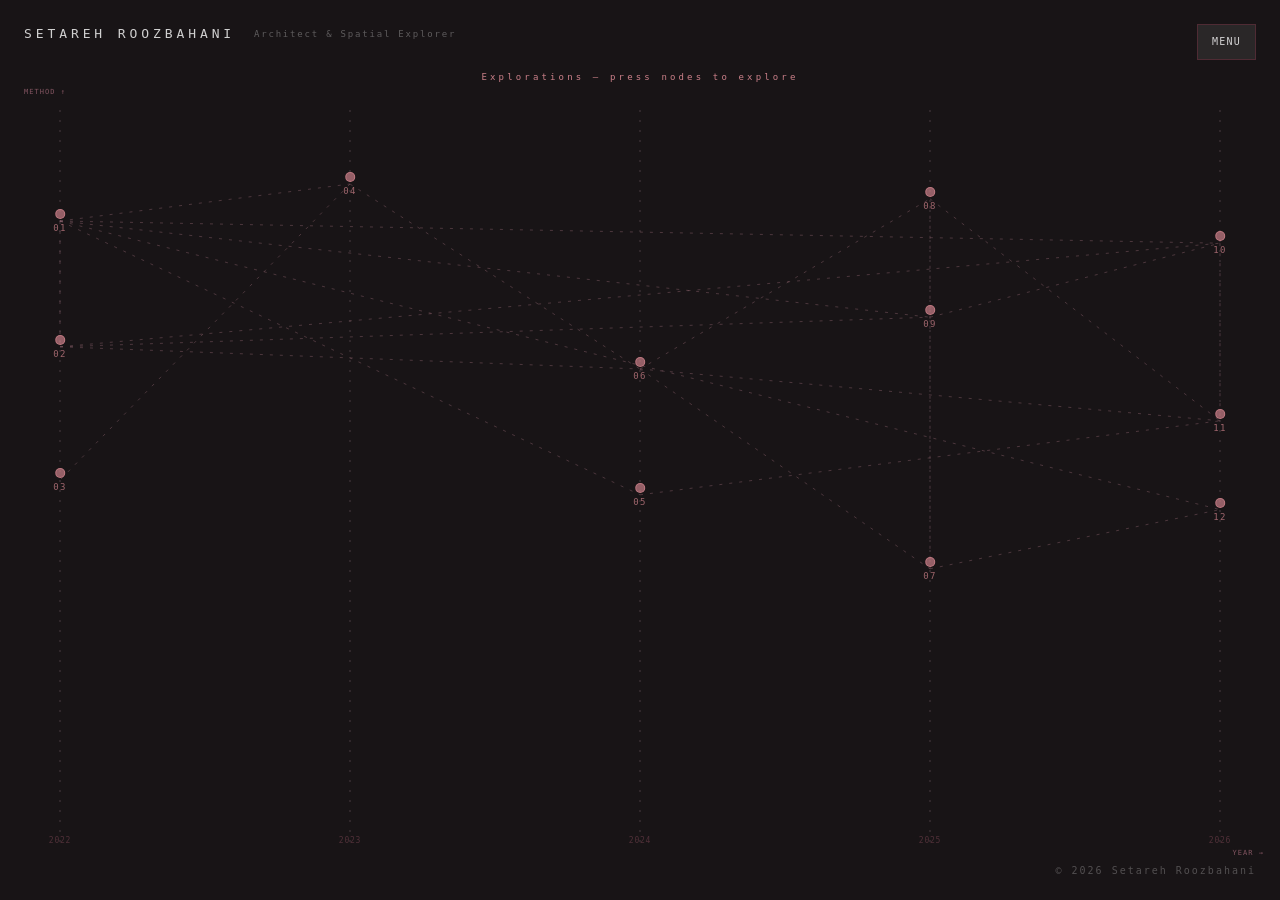
<file: research.html>
<!DOCTYPE html>
<html lang="en">
<head>
  <meta charset="UTF-8">
  <meta name="viewport" content="width=device-width, initial-scale=1.0">
  <title>Setareh Roozbahani — Research</title>
  <link rel="stylesheet" href="research.css">
</head>
<body>

<a id="name-top" href="index.html">
  Setareh Roozbahani
  <span id="name-sub">Architect &amp; Spatial Explorer</span>
</a>

<div id="controls">
  <div id="menu-wrapper">
    <button
      class="toggle"
      id="btn-menu"
      type="button"
      aria-expanded="false"
      aria-controls="menu-dropdown"
    >
      MENU
    </button>

    <div id="menu-dropdown">
      <a href="index.html">HOME</a>
      <a href="projects.html">PROJECTS</a>
      <a href="about.html">ABOUT</a>
    </div>
  </div>
</div>

<button
  id="btn-menu-mobile"
  type="button"
  aria-expanded="false"
  aria-controls="menu-dropdown-mobile"
>
  MENU
</button>

<div id="menu-dropdown-mobile">
  <a href="index.html">HOME</a>
  <a href="projects.html">PROJECTS</a>
  <a href="about.html">ABOUT</a>
</div>

<div id="brightness"></div>

<main id="research-field">
  <div id="field-title">
    Explorations — press nodes to explore
  </div>

  <canvas id="edge-canvas" aria-hidden="true"></canvas>

  <section
    id="popup"
    aria-hidden="true"
    aria-labelledby="popup-title"
  >
    <button
      id="popup-close"
      type="button"
      aria-label="Close exploration preview"
    >
      ✕
    </button>

    <canvas
      id="popup-canvas"
      width="220"
      height="120"
      aria-hidden="true"
    ></canvas>

    <div id="popup-num"></div>
    <div id="popup-title"></div>
    <div id="popup-tag"></div>
    <div id="popup-abstract"></div>

    <a id="popup-btn" href="#">
      READ MORE →
    </a>
  </section>

  <section
    id="gallery-view"
    aria-hidden="true"
  >
    <div
      id="gallery-shell"
      role="dialog"
      aria-modal="true"
      aria-labelledby="gallery-title"
    >
      <header id="gallery-header">
        <div id="gallery-heading">
          <div id="gallery-num"></div>
          <div id="gallery-title"></div>
          <div id="gallery-tag"></div>
        </div>

        <button
          id="gallery-close"
          type="button"
        >
          ✕ CLOSE
        </button>
      </header>

      <div id="gallery-stage">
        <div
          id="gallery-track"
          aria-label="Exploration media gallery"
        ></div>

        <button
          id="gallery-prev"
          class="gallery-arrow"
          type="button"
          aria-label="Previous media"
        >
          ←
        </button>

        <button
          id="gallery-next"
          class="gallery-arrow"
          type="button"
          aria-label="Next media"
        >
          →
        </button>
      </div>

      <footer id="gallery-footer">
        <span id="gallery-counter">01 / 01</span>

        <div
          id="gallery-dots"
          aria-label="Gallery navigation"
        ></div>

        <span id="gallery-instruction">
          SWIPE / DRAG HORIZONTALLY
        </span>
      </footer>
    </div>
  </section>

  <div class="axis-label" id="axis-y">METHOD ↑</div>
  <div class="axis-label" id="axis-x">YEAR →</div>
</main>

<div id="name-bottom">
  <span id="sig-name">&copy; 2026 Setareh Roozbahani</span>
</div>

<script src="research.js"></script>
</body>
</html>
</file>
<file: comingsoon.css>
/* ── Reset ───────────────────────────────────────────────────────────────── */
* {
  margin: 0;
  padding: 0;
  box-sizing: border-box;
  -webkit-tap-highlight-color: transparent;
}

:root {
  --background: #0d090c;
  --background-deep: #080507;
  --rose: 200, 120, 130;
  --rose-light: 224, 153, 164;
  --wine: 89, 44, 56;
  --white: 255, 255, 255;
}

html,
body {
  width: 100%;
  min-height: 100%;
}

body {
  min-height: 100vh;
  overflow: hidden;
  background:
    radial-gradient(
      circle at 50% 46%,
      rgba(var(--wine), 0.16),
      transparent 36%
    ),
    linear-gradient(
      180deg,
      #151014 0%,
      var(--background) 58%,
      var(--background-deep) 100%
    );
  color: rgba(var(--white), 0.78);
  font-family: monospace;
}

button,
a {
  font: inherit;
}

button:focus-visible,
a:focus-visible {
  outline: 1px solid rgba(var(--rose), 0.95);
  outline-offset: 3px;
}

/* ── Name top-left ───────────────────────────────────────────────────────── */
#name-top {
  position: fixed;
  top: 1.5rem;
  left: 1.5rem;
  z-index: 50;
  color: rgba(var(--white), 0.82);
  font-size: 13px;
  line-height: 1.6;
  letter-spacing: 0.3em;
  text-transform: uppercase;
  text-decoration: none;
  transition: color 0.2s;
}

#name-top:hover {
  color: rgba(var(--white), 1);
}

#name-sub {
  margin-left: 0.8em;
  color: rgba(var(--white), 0.32);
  font-size: 9px;
  letter-spacing: 0.2em;
  text-transform: none;
  vertical-align: middle;
}

/* ── Desktop menu ────────────────────────────────────────────────────────── */
#controls {
  position: fixed;
  top: 1.5rem;
  right: 1.5rem;
  z-index: 50;
  display: flex;
  flex-direction: column;
  align-items: flex-end;
}

#menu-wrapper {
  position: relative;
  display: flex;
  flex-direction: column;
  align-items: flex-end;
}

.toggle {
  min-width: 44px;
  min-height: 36px;
  padding: 6px 14px;
  border: 0.5px solid rgba(var(--wine), 0.82);
  background: rgba(var(--white), 0.055);
  color: rgba(var(--white), 0.78);
  font-family: monospace;
  font-size: 10px;
  line-height: 1.8;
  letter-spacing: 0.12em;
  cursor: pointer;
  transition:
    color 0.18s,
    border-color 0.18s,
    background 0.18s;
}

.toggle:hover {
  border-color: rgba(var(--rose), 0.7);
  background: rgba(var(--white), 0.085);
  color: rgba(var(--white), 0.95);
}

.toggle.active {
  border-color: rgba(var(--rose), 0.85);
  color: rgba(var(--rose-light), 0.95);
}

#menu-dropdown {
  position: absolute;
  top: calc(100% + 6px);
  right: 0;
  min-width: 100%;
  display: flex;
  flex-direction: column;
  opacity: 0;
  visibility: hidden;
  pointer-events: none;
  transform: translateY(-4px);
  transition:
    opacity 0.2s,
    visibility 0.2s,
    transform 0.2s;
}

#menu-dropdown.open {
  opacity: 1;
  visibility: visible;
  pointer-events: all;
  transform: translateY(0);
}

#menu-dropdown a {
  display: block;
  padding: 8px 14px;
  border: 0.5px solid rgba(var(--white), 0.14);
  border-top: none;
  background: rgba(13, 9, 12, 0.92);
  color: rgba(var(--white), 0.58);
  font-size: 10px;
  letter-spacing: 0.15em;
  text-align: right;
  text-decoration: none;
  white-space: nowrap;
  transition:
    color 0.15s,
    background 0.15s,
    border-color 0.15s;
}

#menu-dropdown a:first-child {
  border-top: 0.5px solid rgba(var(--wine), 0.82);
}

#menu-dropdown a:hover {
  border-color: rgba(var(--rose), 0.35);
  background: rgba(var(--wine), 0.18);
  color: rgba(var(--white), 0.88);
}

/* ── Mobile controls hidden on desktop ──────────────────────────────────── */
#btn-menu-mobile,
#menu-dropdown-mobile {
  display: none;
}

/* ── Main field ──────────────────────────────────────────────────────────── */
#coming-soon-page {
  position: fixed;
  inset: 0;
  overflow: hidden;
  display: grid;
  place-items: center;
}

#ambient-canvas,
#ambient-glow,
#ambient-grid {
  position: absolute;
  inset: 0;
}

#ambient-canvas {
  width: 100%;
  height: 100%;
  pointer-events: none;
}

#ambient-glow {
  pointer-events: none;
  background:
    radial-gradient(
      circle at 50% 48%,
      rgba(var(--rose), 0.075),
      transparent 22%
    ),
    radial-gradient(
      circle at 50% 48%,
      rgba(var(--wine), 0.11),
      transparent 48%
    );
}

#ambient-grid {
  pointer-events: none;
  opacity: 0.48;
  background-image:
    linear-gradient(
      rgba(var(--white), 0.016) 1px,
      transparent 1px
    ),
    linear-gradient(
      90deg,
      rgba(var(--white), 0.011) 1px,
      transparent 1px
    );
  background-size: 48px 48px;
  mask-image:
    radial-gradient(
      circle at center,
      black 0%,
      rgba(0, 0, 0, 0.76) 44%,
      transparent 82%
    );
}

/* ── Coming-soon content ─────────────────────────────────────────────────── */
#coming-soon {
  position: relative;
  z-index: 5;
  width: min(720px, calc(100vw - 3rem));
  display: flex;
  flex-direction: column;
  align-items: center;
  text-align: center;
}

#coming-soon-index {
  margin-bottom: 1.35rem;
  color: rgba(var(--rose), 0.68);
  font-size: 8px;
  letter-spacing: 0.35em;
}

#coming-soon-title {
  color: rgba(var(--white), 0.9);
  font-size: clamp(28px, 5vw, 64px);
  font-weight: 400;
  line-height: 1;
  letter-spacing: 0.3em;
  text-indent: 0.3em;
}

#coming-soon-line {
  position: relative;
  width: min(320px, 54vw);
  height: 1px;
  margin: 1.75rem 0 1.4rem;
  overflow: hidden;
  background: rgba(var(--white), 0.09);
}

#coming-soon-line span {
  position: absolute;
  top: 0;
  left: -45%;
  width: 45%;
  height: 100%;
  background:
    linear-gradient(
      90deg,
      transparent,
      rgba(var(--rose-light), 0.9),
      transparent
    );
  animation: line-travel 4.6s ease-in-out infinite;
}

#coming-soon-note {
  max-width: 420px;
  color: rgba(var(--white), 0.38);
  font-size: 9px;
  line-height: 1.8;
  letter-spacing: 0.14em;
  text-transform: uppercase;
}

@keyframes line-travel {
  0% {
    left: -45%;
    opacity: 0;
  }

  15% {
    opacity: 1;
  }

  72% {
    opacity: 1;
  }

  100% {
    left: 100%;
    opacity: 0;
  }
}

/* ── Footer ──────────────────────────────────────────────────────────────── */
#name-bottom {
  position: fixed;
  right: 1.5rem;
  bottom: 1.5rem;
  z-index: 50;
  text-align: right;
  pointer-events: none;
}

#sig-name {
  display: block;
  color: rgba(var(--white), 0.25);
  font-size: 10px;
  letter-spacing: 0.2em;
}

/* ── Mobile ──────────────────────────────────────────────────────────────── */
@media (max-width: 600px) {
  #name-top {
    top: 1rem;
    left: 1rem;
    max-width: calc(100vw - 7rem);
    font-size: 11px;
    letter-spacing: 0.22em;
  }

  #name-sub {
    display: block;
    margin-top: 4px;
    margin-left: 0;
    font-size: 9px;
    letter-spacing: 0.1em;
  }

  #controls {
    display: none;
  }

  #btn-menu-mobile {
    position: fixed;
    top: 1rem;
    right: 1rem;
    z-index: 55;
    display: block;
    padding: 4px 10px;
    border: 0.5px solid rgba(var(--white), 0.16);
    background: rgba(var(--white), 0.04);
    color: rgba(var(--white), 0.58);
    font-family: monospace;
    font-size: 10px;
    letter-spacing: 0.2em;
    cursor: pointer;
  }

  #btn-menu-mobile.active {
    border-color: rgba(var(--rose), 0.65);
    color: rgba(var(--rose-light), 0.92);
  }

  #menu-dropdown-mobile {
    position: fixed;
    right: 0;
    bottom: 5rem;
    left: 0;
    z-index: 54;
    display: flex;
    flex-direction: column;
    align-items: center;
    opacity: 0;
    visibility: hidden;
    pointer-events: none;
    transform: translateY(8px);
    transition:
      opacity 0.2s,
      visibility 0.2s,
      transform 0.2s;
  }

  #menu-dropdown-mobile.open {
    opacity: 1;
    visibility: visible;
    pointer-events: all;
    transform: translateY(0);
  }

  #menu-dropdown-mobile a {
    display: block;
    width: 70%;
    padding: 10px 14px;
    border: 0.5px solid rgba(var(--rose), 0.45);
    border-top: none;
    background: rgba(13, 9, 12, 0.94);
    color: rgba(var(--white), 0.78);
    font-size: 10px;
    letter-spacing: 0.15em;
    text-align: center;
    text-decoration: none;
  }

  #menu-dropdown-mobile a:first-child {
    border-top: 0.5px solid rgba(var(--rose), 0.45);
  }

  #coming-soon {
    width: calc(100vw - 2rem);
  }

  #coming-soon-index {
    margin-bottom: 1rem;
  }

  #coming-soon-title {
    font-size: clamp(25px, 10vw, 42px);
    letter-spacing: 0.2em;
    text-indent: 0.2em;
  }

  #coming-soon-note {
    max-width: 270px;
    font-size: 8px;
    letter-spacing: 0.11em;
  }

  #name-bottom {
    right: 1rem;
    bottom: 1rem;
  }

  #sig-name {
    font-size: 9px;
  }
}

/* ── Reduced motion ──────────────────────────────────────────────────────── */
@media (prefers-reduced-motion: reduce) {
  #coming-soon-line span {
    left: 27.5%;
    opacity: 0.7;
    animation: none;
  }
}
</file>
<file: research.css>
* {
  margin: 0;
  padding: 0;
  box-sizing: border-box;
  -webkit-tap-highlight-color: transparent;
}

:root {
  --bg: #0a0608;
  --rose: 200, 120, 130;
  --wine: 89, 44, 56;
  --white: 255, 255, 255;
}

html,
body {
  width: 100%;
  min-height: 100%;
}

body {
  background: var(--bg);
  min-height: 100vh;
  font-family: monospace;
  color: rgba(var(--white), 0.7);
  overflow: hidden;
}

button,
a {
  font: inherit;
}

button:focus-visible,
a:focus-visible {
  outline: 1px solid rgba(var(--rose), 0.9);
  outline-offset: 3px;
}

#brightness {
  position: fixed;
  inset: 0;
  background: rgba(255, 255, 255, 0.06);
  pointer-events: none;
  z-index: 1;
}

#name-top {
  position: fixed;
  top: 1.5rem;
  left: 1.5rem;
  color: rgba(var(--white), 0.8);
  font-size: 13px;
  letter-spacing: 0.3em;
  line-height: 1.6;
  text-transform: uppercase;
  text-decoration: none;
  pointer-events: all;
  z-index: 50;
}

#name-top:hover {
  color: rgba(var(--white), 1);
}

#name-sub {
  font-size: 9px;
  letter-spacing: 0.2em;
  color: rgba(var(--white), 0.3);
  margin-left: 0.8em;
  vertical-align: middle;
  text-transform: none;
}

#controls {
  position: fixed;
  top: 1.5rem;
  right: 1.5rem;
  display: flex;
  flex-direction: column;
  gap: 8px;
  align-items: flex-end;
  z-index: 50;
}

.toggle {
  display: block;
  min-width: 44px;
  min-height: 36px;
  padding: 6px 14px;
  border: 0.5px solid rgba(var(--white), 0.15);
  background: rgba(var(--white), 0.04);
  color: rgba(var(--white), 0.8);
  font-family: monospace;
  font-size: 10px;
  line-height: 1.8;
  letter-spacing: 0.12em;
  text-align: center;
  cursor: pointer;
  transition: background 0.15s, color 0.15s, border-color 0.15s;
}

.toggle:hover {
  background: rgba(var(--white), 0.08);
  color: rgba(var(--white), 0.9);
}

.toggle.active {
  border-color: rgba(var(--wine), 0.8);
  color: rgba(var(--rose), 0.9);
}

#menu-wrapper {
  position: relative;
  display: flex;
  flex-direction: column;
  align-items: flex-end;
}

#btn-menu {
  background: rgba(var(--white), 0.08);
  border-color: rgba(var(--wine), 0.8);
}

#menu-dropdown {
  position: absolute;
  top: calc(100% + 6px);
  right: 0;
  z-index: 60;
  min-width: 100%;
  display: flex;
  flex-direction: column;
  opacity: 0;
  pointer-events: none;
  transition: opacity 0.2s;
}

#menu-dropdown.open {
  opacity: 1;
  pointer-events: all;
}

#menu-dropdown a {
  display: block;
  padding: 8px 14px;
  border: 0.5px solid rgba(var(--white), 0.15);
  border-top: none;
  background: rgba(var(--white), 0.04);
  color: rgba(var(--white), 0.6);
  font-size: 10px;
  letter-spacing: 0.15em;
  text-align: right;
  text-decoration: none;
  white-space: nowrap;
  transition: background 0.15s, color 0.15s;
}

#menu-dropdown a:first-child {
  border-top: 0.5px solid rgba(var(--wine), 0.8);
}

#menu-dropdown a:hover {
  background: rgba(var(--white), 0.08);
  color: rgba(var(--white), 0.8);
}

#name-bottom {
  position: fixed;
  right: 1.5rem;
  bottom: 1.5rem;
  z-index: 50;
  text-align: right;
  pointer-events: none;
}

#sig-name {
  display: block;
  color: rgba(var(--white), 0.25);
  font-size: 10px;
  letter-spacing: 0.2em;
}

#btn-menu-mobile,
#menu-dropdown-mobile {
  display: none;
}

#research-field {
  position: fixed;
  inset: 0;
  overflow: hidden;
}

#field-title {
  position: absolute;
  top: 4.5rem;
  left: 50%;
  z-index: 5;
  transform: translateX(-50%);
  color: rgb(var(--rose));
  font-size: 9px;
  letter-spacing: 0.35em;
  white-space: nowrap;
  pointer-events: none;
}

#edge-canvas {
  position: absolute;
  inset: 0;
  width: 100%;
  height: 100%;
  pointer-events: none;
}

.axis-label {
  position: absolute;
  z-index: 5;
  color: rgba(143, 86, 101, 0.85);
  font-size: 7px;
  letter-spacing: 0.15em;
  pointer-events: none;
}

#axis-y {
  left: 1.5rem;
  top: 5.5rem;
}

#axis-x {
  right: 1rem;
  bottom: 2.7rem;
}

.node {
  position: absolute;
  z-index: 10;
  transform: translate(-50%, -50%);
  cursor: pointer;
}

.node-dot {
  width: 10px;
  height: 10px;
  margin: 0 auto;
  border: 0.5px solid rgba(var(--rose), 0.8);
  border-radius: 50%;
  background: rgba(var(--rose), 0.7);
  transition: background 0.2s, transform 0.2s, box-shadow 0.2s;
}

.node:hover .node-dot,
.node:focus-visible .node-dot {
  background: rgba(var(--rose), 1);
  transform: scale(1.8);
  box-shadow: 0 0 0 5px rgba(var(--rose), 0.12);
}

.node-num {
  margin-top: 4px;
  color: rgba(var(--rose), 0.75);
  font-size: 9px;
  letter-spacing: 0.15em;
  text-align: center;
  transition: color 0.15s;
}

.node:hover .node-num,
.node:focus-visible .node-num {
  color: rgba(var(--rose), 1);
}

.year-tick {
  position: absolute;
  z-index: 5;
  transform: translateX(-50%);
  color: rgba(var(--wine), 0.75);
  font-size: 8px;
  letter-spacing: 0.1em;
  pointer-events: none;
}

#popup {
  position: absolute;
  z-index: 30;
  width: 240px;
  padding: 0 0 14px;
  border: 0.5px solid rgba(var(--wine), 0.7);
  background: rgba(10, 6, 8, 0.97);
  opacity: 0;
  visibility: hidden;
  pointer-events: none;
  transition: opacity 0.2s, visibility 0.2s;
}

#popup.visible {
  opacity: 1;
  visibility: visible;
  pointer-events: all;
}

#popup-close {
  position: absolute;
  top: 7px;
  right: 8px;
  z-index: 2;
  width: 24px;
  height: 24px;
  border: none;
  background: rgba(10, 6, 8, 0.45);
  color: rgba(var(--white), 0.35);
  font-size: 10px;
  cursor: pointer;
}

#popup-close:hover {
  color: rgba(var(--white), 0.8);
}

#popup-canvas {
  display: block;
  width: 100%;
  height: 120px;
  margin-bottom: 10px;
}

#popup-num {
  padding: 0 12px;
  margin-bottom: 3px;
  color: rgba(var(--rose), 0.75);
  font-size: 7px;
  letter-spacing: 0.2em;
}

#popup-title {
  padding: 0 12px;
  margin-bottom: 4px;
  color: rgba(var(--white), 0.85);
  font-size: 10px;
  line-height: 1.4;
  letter-spacing: 0.08em;
  text-transform: uppercase;
}

#popup-tag {
  padding: 0 12px;
  margin-bottom: 10px;
  color: rgba(var(--rose), 0.65);
  font-size: 7px;
  letter-spacing: 0.12em;
}

#popup-abstract {
  padding: 0 12px;
  margin-bottom: 12px;
  color: rgba(var(--white), 0.5);
  font-size: 8px;
  line-height: 1.8;
  letter-spacing: 0.04em;
}

#popup-btn {
  display: block;
  margin: 0 12px;
  padding: 7px;
  border: 0.5px solid rgba(var(--wine), 0.8);
  background: transparent;
  color: rgba(var(--rose), 0.9);
  font-size: 8px;
  letter-spacing: 0.2em;
  text-align: center;
  text-decoration: none;
  cursor: pointer;
  transition: background 0.15s, border-color 0.15s;
}

#popup-btn:hover {
  background: rgba(var(--wine), 0.3);
}

#popup-btn[data-mode="gallery"] {
  border-color: rgba(var(--rose), 0.65);
  background: rgba(var(--wine), 0.14);
}

#gallery-view {
  position: fixed;
  inset: 0;
  z-index: 80;
  display: flex;
  align-items: center;
  justify-content: center;
  padding: 4.5rem 2rem 3.5rem;
  background:
    radial-gradient(circle at 50% 45%, rgba(var(--wine), 0.2), transparent 45%),
    rgba(10, 6, 8, 0.97);
  opacity: 0;
  visibility: hidden;
  pointer-events: none;
  transition: opacity 0.3s ease, visibility 0.3s ease;
}

#gallery-view.visible {
  opacity: 1;
  visibility: visible;
  pointer-events: all;
}

#gallery-shell {
  width: min(1180px, 100%);
  height: min(760px, 100%);
  display: grid;
  grid-template-rows: auto minmax(0, 1fr) auto;
  border: 0.5px solid rgba(var(--wine), 0.75);
  background: rgba(13, 9, 12, 0.96);
}

#gallery-header {
  min-height: 72px;
  display: flex;
  align-items: flex-start;
  justify-content: space-between;
  gap: 2rem;
  padding: 1rem 1.2rem;
  border-bottom: 0.5px solid rgba(var(--wine), 0.45);
}

#gallery-heading {
  display: flex;
  flex-direction: column;
  gap: 4px;
}

#gallery-num {
  color: rgba(var(--rose), 0.8);
  font-size: 8px;
  letter-spacing: 0.25em;
}

#gallery-title {
  color: rgba(var(--white), 0.88);
  font-size: 12px;
  line-height: 1.5;
  letter-spacing: 0.12em;
  text-transform: uppercase;
}

#gallery-tag {
  color: rgba(var(--white), 0.35);
  font-size: 8px;
  letter-spacing: 0.15em;
}

#gallery-close {
  flex-shrink: 0;
  padding: 7px 12px;
  border: 0.5px solid rgba(var(--white), 0.15);
  background: rgba(var(--white), 0.025);
  color: rgba(var(--white), 0.5);
  font-size: 8px;
  letter-spacing: 0.2em;
  cursor: pointer;
  transition: color 0.15s, border-color 0.15s, background 0.15s;
}

#gallery-close:hover {
  color: rgba(var(--white), 0.9);
  border-color: rgba(var(--rose), 0.65);
  background: rgba(var(--wine), 0.18);
}

#gallery-stage {
  position: relative;
  min-height: 0;
  overflow: hidden;
}

#gallery-track {
  width: 100%;
  height: 100%;
  display: flex;
  overflow-x: auto;
  overflow-y: hidden;
  scroll-snap-type: x mandatory;
  scroll-behavior: smooth;
  overscroll-behavior-x: contain;
  touch-action: pan-x pinch-zoom;
  cursor: grab;
  scrollbar-width: none;
}

#gallery-track::-webkit-scrollbar {
  display: none;
}

#gallery-track.dragging {
  cursor: grabbing;
  scroll-behavior: auto;
  scroll-snap-type: none;
}

.gallery-slide {
  position: relative;
  flex: 0 0 100%;
  width: 100%;
  height: 100%;
  scroll-snap-align: start;
  scroll-snap-stop: always;
  display: flex;
  align-items: center;
  justify-content: center;
  padding: 1.5rem 5rem 3.2rem;
}

.gallery-media-wrap {
  position: relative;
  width: 100%;
  height: 100%;
  display: flex;
  align-items: center;
  justify-content: center;
  overflow: visible;
}

.gallery-media {
  display: block;
  max-width: 100%;
  max-height: 100%;
  object-fit: contain;
  border: 0.5px solid rgba(var(--white), 0.1);
  background: #070506;
}

.gallery-slide video.gallery-media {
  width: auto;
  height: auto;
}

.gallery-caption {
  position: absolute;
  right: 0;
  bottom: -2rem;
  left: 0;
  color: rgba(var(--white), 0.38);
  font-size: 8px;
  line-height: 1.5;
  letter-spacing: 0.14em;
  text-align: center;
  text-transform: uppercase;
}

.gallery-arrow {
  position: absolute;
  top: 50%;
  z-index: 4;
  width: 38px;
  height: 56px;
  transform: translateY(-50%);
  display: flex;
  align-items: center;
  justify-content: center;
  border: 0.5px solid rgba(var(--rose), 0.28);
  background: rgba(10, 6, 8, 0.72);
  color: rgba(var(--rose), 0.75);
  font-size: 15px;
  cursor: pointer;
  transition: color 0.15s, border-color 0.15s, background 0.15s, opacity 0.15s;
}

.gallery-arrow:hover {
  color: rgba(220, 140, 150, 1);
  border-color: rgba(var(--rose), 0.7);
  background: rgba(var(--wine), 0.3);
}

.gallery-arrow:disabled {
  opacity: 0.18;
  cursor: default;
}

#gallery-prev {
  left: 1rem;
}

#gallery-next {
  right: 1rem;
}

#gallery-footer {
  min-height: 48px;
  display: grid;
  grid-template-columns: 1fr auto 1fr;
  align-items: center;
  gap: 1rem;
  padding: 0 1.2rem;
  border-top: 0.5px solid rgba(var(--wine), 0.45);
}

#gallery-counter {
  color: rgba(var(--rose), 0.7);
  font-size: 8px;
  letter-spacing: 0.22em;
}

#gallery-dots {
  display: flex;
  align-items: center;
  justify-content: center;
  gap: 8px;
}

.gallery-dot {
  width: 7px;
  height: 7px;
  padding: 0;
  border: 0.5px solid rgba(var(--rose), 0.65);
  border-radius: 50%;
  background: transparent;
  cursor: pointer;
  transition: transform 0.15s, background 0.15s;
}

.gallery-dot.active {
  background: rgba(var(--rose), 0.95);
  transform: scale(1.45);
}

#gallery-instruction {
  justify-self: end;
  color: rgba(var(--white), 0.25);
  font-size: 7px;
  letter-spacing: 0.17em;
}

@media (max-width: 600px) {
  #name-top {
    top: 1rem;
    left: 1rem;
    font-size: 11px;
  }

  #name-sub {
    display: block;
    margin-top: 4px;
    margin-left: 0;
    color: rgba(var(--white), 0.3);
    font-size: 9px;
    letter-spacing: 0.1em;
  }

  #name-bottom {
    right: 1rem;
    bottom: 1rem;
  }

  #sig-name {
    font-size: 9px;
  }

  #menu-wrapper {
    display: none;
  }

  #btn-menu-mobile {
    position: fixed;
    top: 1rem;
    right: 1rem;
    z-index: 50;
    display: block;
    padding: 2px 10px;
    border: 0.5px solid rgba(var(--white), 0.15);
    background: rgba(var(--white), 0.04);
    color: rgba(var(--white), 0.4);
    font-size: 10px;
    letter-spacing: 0.2em;
    cursor: pointer;
  }

  #btn-menu-mobile.active {
    border-color: rgba(var(--wine), 0.8);
    color: rgba(var(--rose), 0.9);
  }

  #menu-dropdown-mobile {
    position: fixed;
    right: 0;
    bottom: 5rem;
    left: 0;
    z-index: 50;
    display: none;
    flex-direction: column;
    align-items: center;
  }

  #menu-dropdown-mobile.open {
    display: flex;
  }

  #menu-dropdown-mobile a {
    display: block;
    width: 70%;
    padding: 10px 14px;
    border: 0.5px solid rgba(var(--rose), 0.5);
    border-top: none;
    background: rgba(var(--white), 0.04);
    color: rgba(var(--white), 0.8);
    font-size: 10px;
    letter-spacing: 0.15em;
    text-align: center;
    text-decoration: none;
  }

  #menu-dropdown-mobile a:first-child {
    border-top: 0.5px solid rgba(var(--wine), 0.8);
  }

  #field-title {
    width: 80vw;
    white-space: normal;
    font-size: 8px;
    line-height: 1.6;
    letter-spacing: 0.18em;
    text-align: center;
  }

  #popup {
    width: 200px;
  }

  #popup-canvas {
    height: 100px;
  }

  #popup-title {
    font-size: 9px;
  }

  .node-num {
    font-size: 7px;
  }

  #gallery-view {
    padding: 4.5rem 0 2.8rem;
  }

  #gallery-shell {
    width: 100%;
    height: 100%;
    border-right: none;
    border-left: none;
  }

  #gallery-header {
    min-height: 82px;
    gap: 1rem;
    padding: 0.85rem 1rem;
  }

  #gallery-title {
    font-size: 10px;
  }

  #gallery-tag {
    font-size: 7px;
  }

  #gallery-close {
    padding: 7px 8px;
    letter-spacing: 0.1em;
  }

  .gallery-slide {
    padding: 1rem 1rem 3rem;
  }

  .gallery-media {
    max-width: 100%;
    max-height: 78%;
  }

  .gallery-arrow {
    top: auto;
    bottom: 0.9rem;
    width: 34px;
    height: 48px;
    transform: none;
  }

  #gallery-prev {
    left: 1rem;
  }

  #gallery-next {
    right: 1rem;
  }

  #gallery-footer {
    grid-template-columns: auto 1fr auto;
    padding: 0 1rem;
  }

  #gallery-instruction {
    display: none;
  }
}

@media (min-width: 601px) and (max-width: 1024px) {
  .toggle {
    min-height: 40px;
    padding: 8px 14px;
    font-size: 10px;
  }
}

@media (prefers-reduced-motion: reduce) {
  *,
  *::before,
  *::after {
    scroll-behavior: auto !important;
    transition-duration: 0.01ms !important;
    animation-duration: 0.01ms !important;
    animation-iteration-count: 1 !important;
  }
}
</file>
